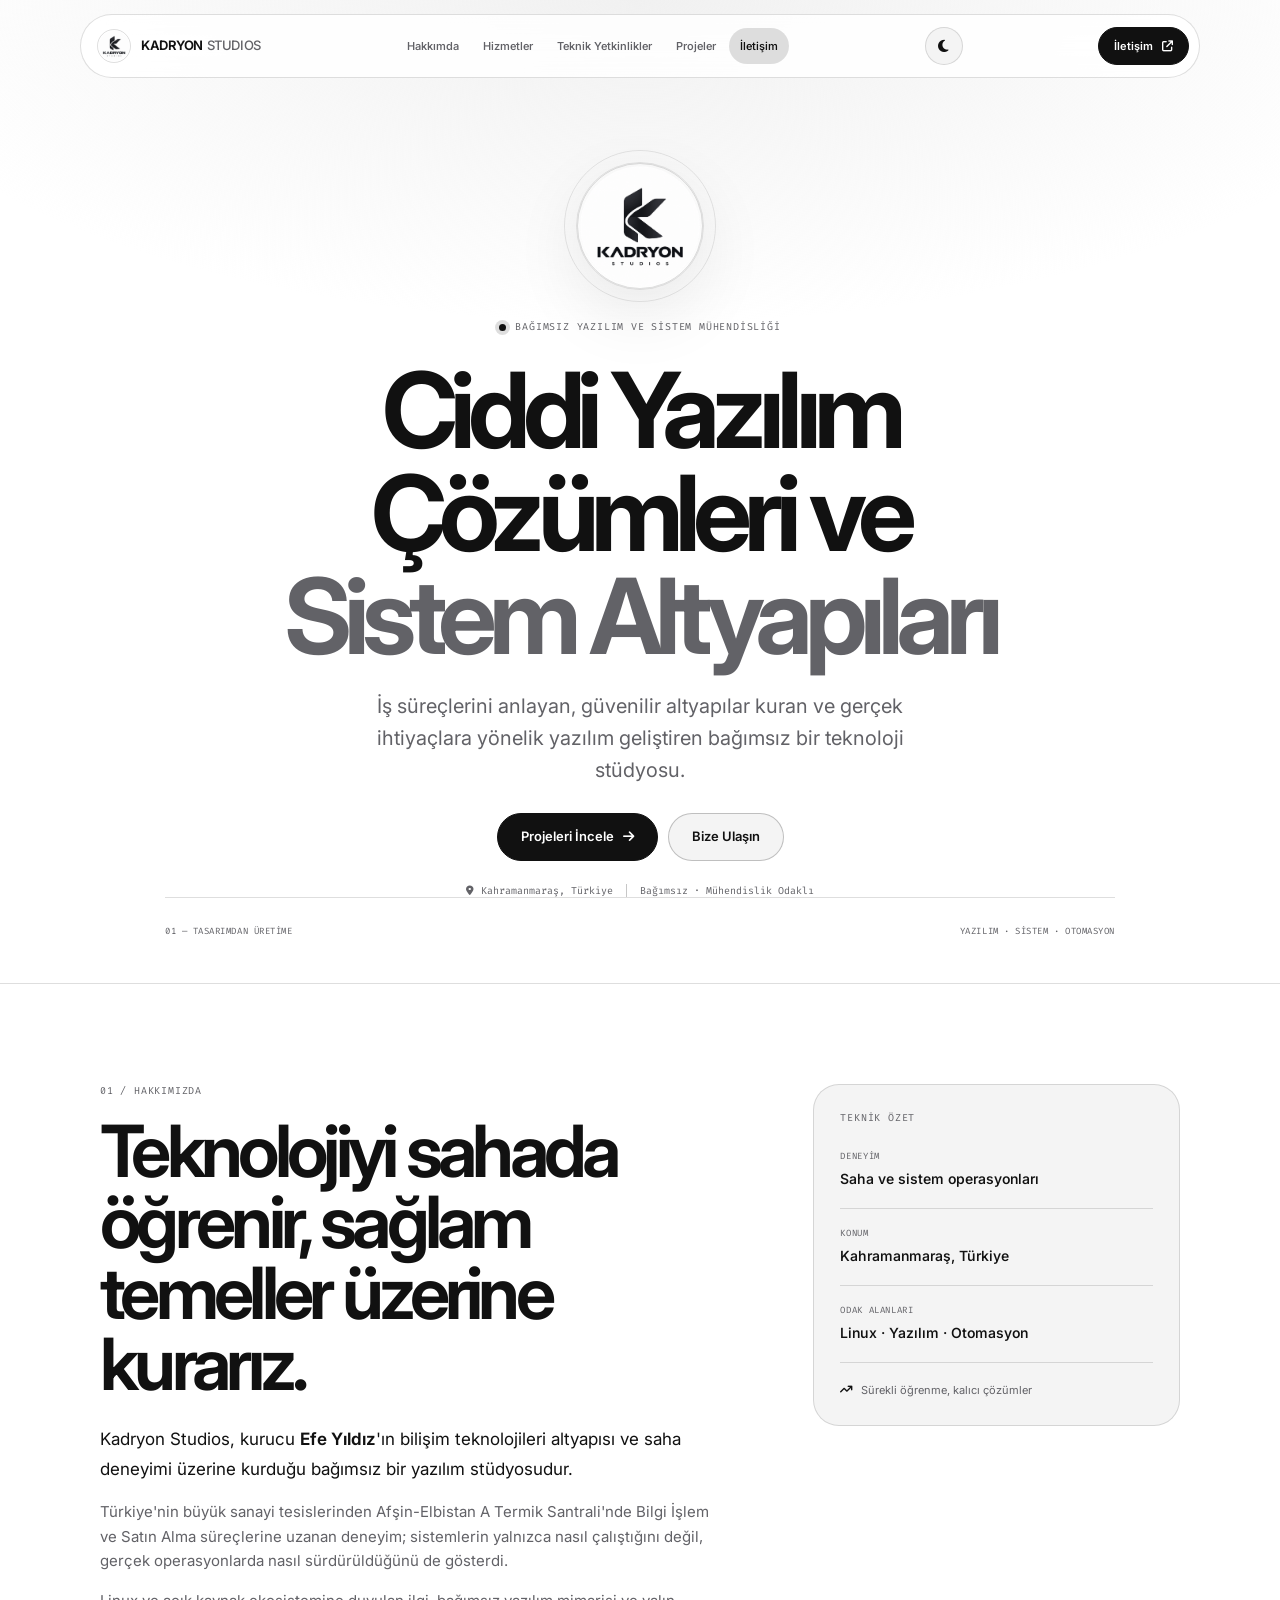
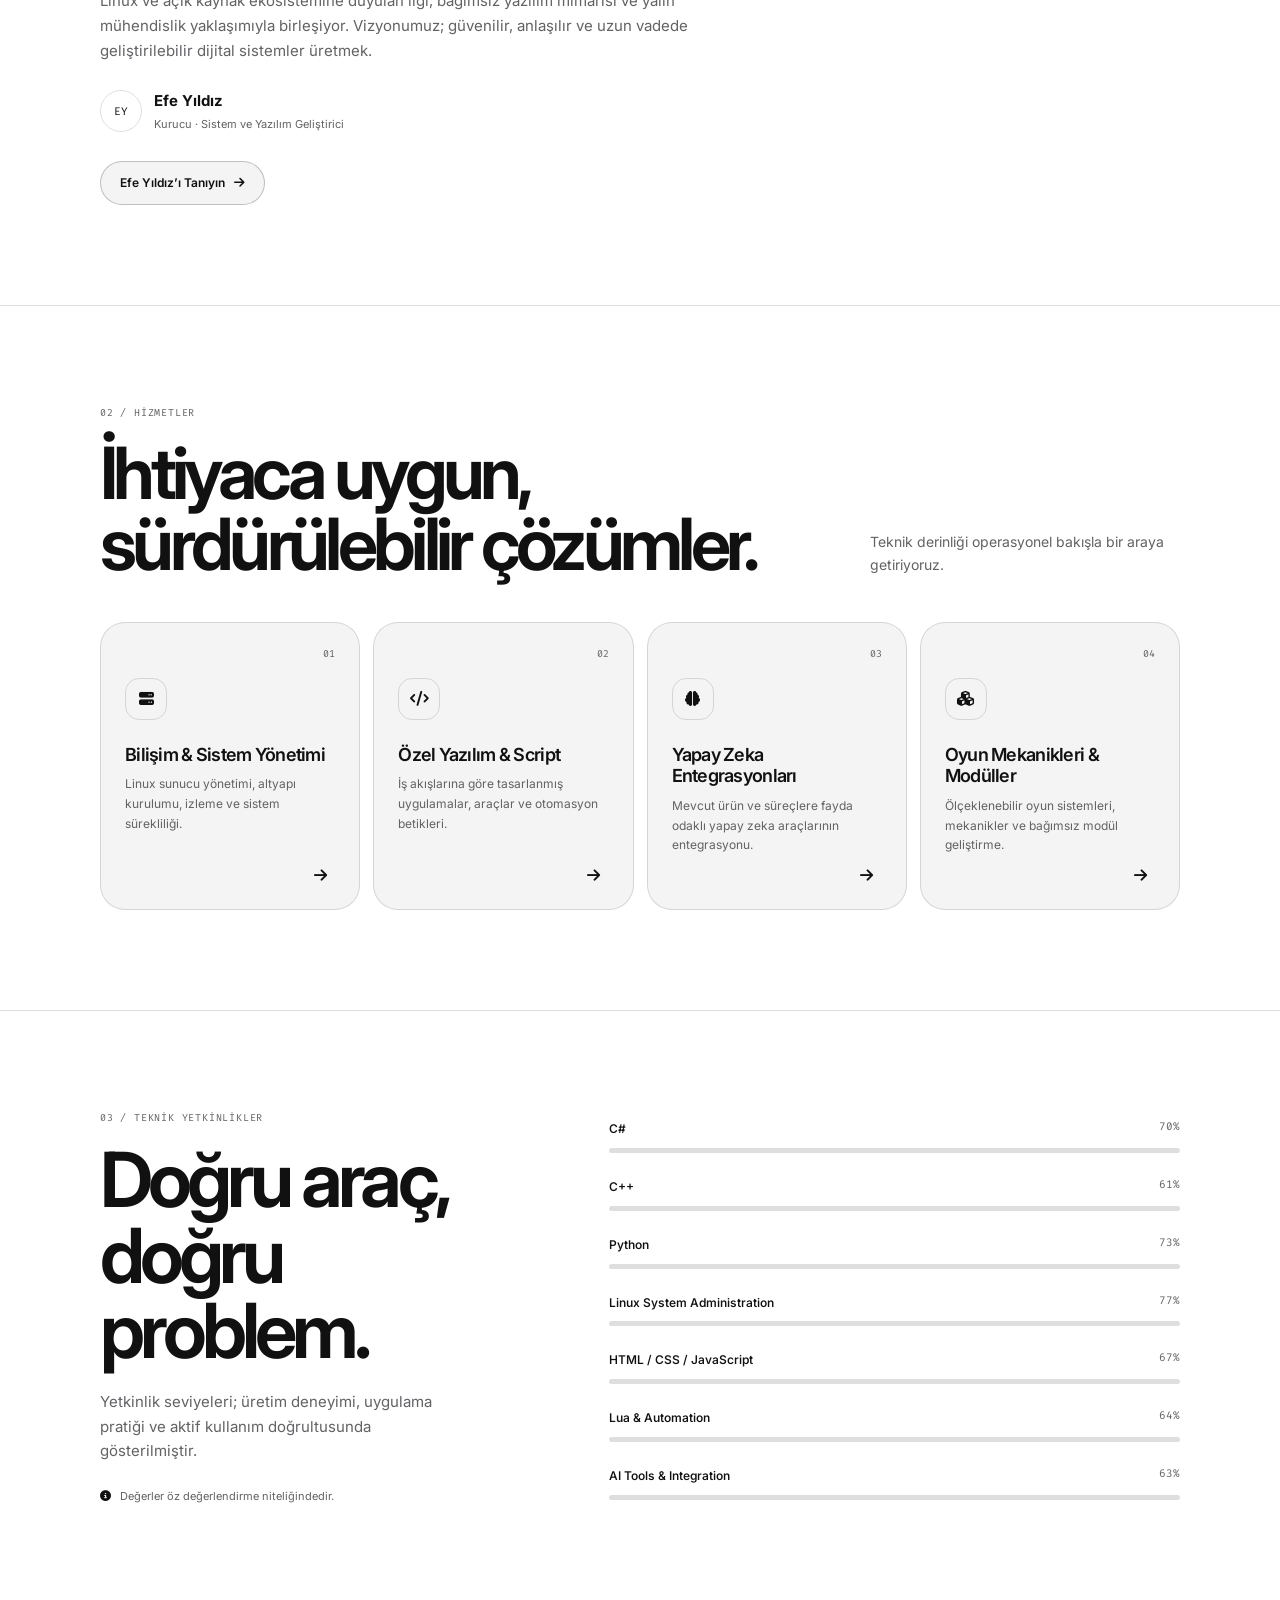
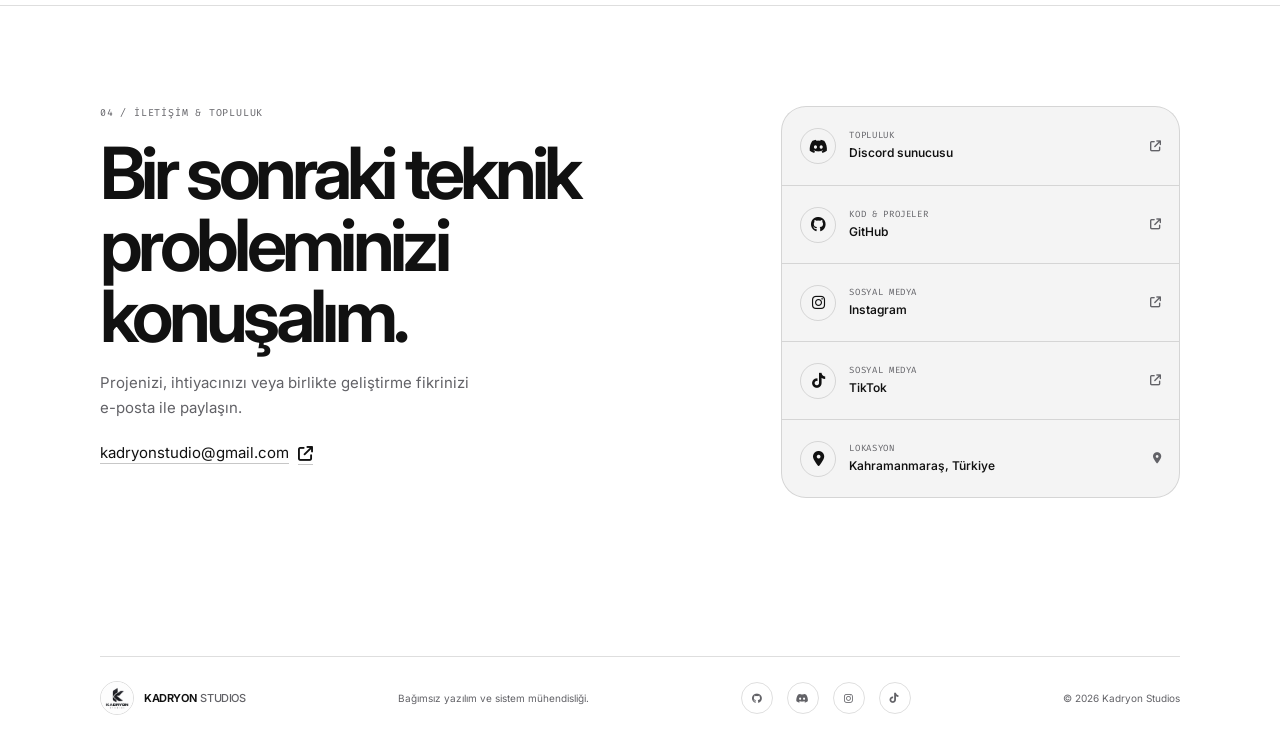
<file: index.html>
<!doctype html>
<html lang="tr">
<head>
  <meta charset="utf-8">
  <meta name="viewport" content="width=device-width, initial-scale=1">
  <meta name="theme-color" content="#000000">
  <meta name="description" content="Kadryon Studios; sistem yönetimi, özel yazılım geliştirme, otomasyon ve yapay zeka entegrasyonlarında mühendislik odaklı çözümler sunar.">
  <meta name="google-adsense-account" content="ca-pub-2639627449810843">
  <meta name="author" content="Kadryon Studios">
  <meta name="robots" content="index, follow, max-image-preview:large, max-snippet:-1, max-video-preview:-1">
  <title>Kadryon Studios — Yazılım ve Sistem Mühendisliği</title>
  <link rel="canonical" href="https://kadryon.com.tr/">
  <link rel="icon" type="image/png" href="logo_circle.png">
  <link rel="apple-touch-icon" href="logo_circle.png">
  <meta property="og:type" content="website">
  <meta property="og:site_name" content="Kadryon Studios">
  <meta property="og:locale" content="tr_TR">
  <meta property="og:url" content="https://kadryon.com.tr/">
  <meta property="og:title" content="Kadryon Studios — Yazılım ve Sistem Mühendisliği">
  <meta property="og:description" content="Sistem yönetimi, özel yazılım, otomasyon ve yapay zeka entegrasyonlarında mühendislik odaklı çözümler.">
  <meta property="og:image" content="https://kadryon.com.tr/logo.png">
  <meta property="og:image:alt" content="Kadryon Studios logosu">
  <meta name="twitter:card" content="summary_large_image">
  <meta name="twitter:title" content="Kadryon Studios — Yazılım ve Sistem Mühendisliği">
  <meta name="twitter:description" content="Sistem yönetimi, özel yazılım, otomasyon ve yapay zeka entegrasyonlarında mühendislik odaklı çözümler.">
  <meta name="twitter:image" content="https://kadryon.com.tr/logo.png">
  <script type="application/ld+json">
  {
    "@context": "https://schema.org",
    "@type": "Organization",
    "name": "Kadryon Studios",
    "url": "https://kadryon.com.tr/",
    "logo": "https://kadryon.com.tr/logo.png",
    "email": "kadryonstudio@gmail.com",
    "address": {
      "@type": "PostalAddress",
      "addressLocality": "Kahramanmaraş",
      "addressCountry": "TR"
    },
    "sameAs": ["https://github.com/kadryonstudios", "https://www.instagram.com/kadryon/", "https://www.tiktok.com/@kadryonstudio", "https://discord.gg/qzvZFR2Uh6"],
    "knowsAbout": ["Yazılım geliştirme", "Linux sistem yönetimi", "Otomasyon", "Yapay zeka entegrasyonu"]
  }
  </script>
  <script>try{document.documentElement.dataset.theme=window.matchMedia('(prefers-color-scheme: light)').matches?'light':'dark'}catch(e){document.documentElement.dataset.theme='dark'}</script>
  <link rel="preconnect" href="https://fonts.googleapis.com">
  <link rel="preconnect" href="https://fonts.gstatic.com" crossorigin>
  <link href="https://fonts.googleapis.com/css2?family=Fira+Code:wght@400;500&family=Inter:wght@400;500;600;700;800&display=swap" rel="stylesheet">
  <link rel="stylesheet" href="https://cdnjs.cloudflare.com/ajax/libs/font-awesome/6.5.2/css/all.min.css" referrerpolicy="no-referrer">
  <link rel="stylesheet" href="style.css">
  <script async src="https://fundingchoicesmessages.google.com/i/pub-2639627449810843?ers=1"></script>
  <script>(function() { function signalGooglefcPresent() { if (!window.frames['googlefcPresent']) { if (document.body) { const iframe = document.createElement('iframe'); iframe.style = 'width: 0; height: 0; border: none; z-index: -1000; left: -1000px; top: -1000px;'; iframe.style.display = 'none'; iframe.name = 'googlefcPresent'; document.body.appendChild(iframe); } else { setTimeout(signalGooglefcPresent, 0); } } } signalGooglefcPresent(); })();</script>
  <script async src="https://pagead2.googlesyndication.com/pagead/js/adsbygoogle.js?client=ca-pub-2639627449810843" crossorigin="anonymous"></script>
  <script src="script.js" defer></script>
</head>
<body>
  <div class="scroll-progress" aria-hidden="true"></div>
  <aside class="ad-slot ad-slot-top" aria-label="Reklam"><ins class="adsbygoogle" style="display:block" data-ad-client="ca-pub-2639627449810843" data-ad-slot="9061058131" data-ad-format="auto" data-full-width-responsive="true"></ins>
    <script>(adsbygoogle = window.adsbygoogle || []).push({});</script></aside>
  <a class="skip-link" href="#main">Ana içeriğe geç</a>
  <header class="site-header">
    <div class="container nav-wrap">
      <a class="brand" href="#top" aria-label="Kadryon Studios ana sayfa"><img class="brand-logo brand-logo-round" src="logo_circle.png" alt="" width="42" height="42"><span>KADRYON <b>STUDIOS</b></span></a>
      <button class="menu-toggle" type="button" aria-expanded="false" aria-controls="primary-nav" aria-label="Menüyü aç"><span></span><span></span></button>
      <nav id="primary-nav" class="primary-nav" aria-label="Ana navigasyon">
        <a href="#hakkimda">Hakkımda</a><a href="#hizmetler">Hizmetler</a><a href="#yetkinlikler">Teknik Yetkinlikler</a><a href="portfolio.html#projeler">Projeler</a><a href="#iletisim">İletişim</a>
      </nav>
      <button class="theme-toggle" type="button" aria-label="Açık temaya geç" title="Açık temaya geç"><i class="fa-solid fa-sun" aria-hidden="true"></i></button>
      <a class="button button-dark nav-cta" href="#iletisim">İletişim <i class="fa-solid fa-arrow-up-right-from-square" aria-hidden="true"></i></a>
    </div>
  </header>

  <main id="main">
    <section class="hero" id="top">
      <div class="container hero-grid">
        <div class="hero-copy">
          <p class="eyebrow"><span class="status-dot"></span> BAĞIMSIZ YAZILIM VE SİSTEM MÜHENDİSLİĞİ</p>
          <h1>Ciddi Yazılım Çözümleri ve <span>Sistem Altyapıları</span></h1>
          <p class="hero-lead">İş süreçlerini anlayan, güvenilir altyapılar kuran ve gerçek ihtiyaçlara yönelik yazılım geliştiren bağımsız bir teknoloji stüdyosu.</p>
          <div class="hero-actions"><a class="button button-dark" href="portfolio.html#projeler">Projeleri İncele <i class="fa-solid fa-arrow-right" aria-hidden="true"></i></a><a class="button button-outline" href="#iletisim">Bize Ulaşın</a></div>
          <div class="hero-meta"><span><i class="fa-solid fa-location-dot" aria-hidden="true"></i> Kahramanmaraş, Türkiye</span><span class="meta-divider"></span><span>Bağımsız · Mühendislik Odaklı</span></div>
        </div>
        <div class="hero-visual hero-logo-card" aria-label="Kadryon Studios marka sunumu">
          <div class="visual-top"><span>KADRYON STUDIOS / DIGITAL ENGINEERING</span><i class="fa-solid fa-arrow-up-right-from-square" aria-hidden="true"></i></div>
          <div class="hero-logo-stage"><span class="logo-orbit orbit-one"></span><span class="logo-orbit orbit-two"></span><img class="hero-logo" src="logo_circle.png" alt="Kadryon Studios" width="520" height="520"></div>
          <div class="visual-bottom"><span>YAZILIM · SİSTEM · OTOMASYON</span><span>KM / TR</span></div>
        </div>
      </div>
      <div class="container hero-foot"><span>01 — TASARIMDAN ÜRETİME</span><span>YAZILIM · SİSTEM · OTOMASYON</span></div>
    </section>

    <section class="section about" id="hakkimda">
      <div class="container about-layout">
        <div class="about-copy"><div class="section-heading"><p class="eyebrow">01 / HAKKIMIZDA</p><h2>Teknolojiyi sahada öğrenir, sağlam temeller üzerine kurarız.</h2></div>
          <div class="about-body"><p class="large-copy">Kadryon Studios, kurucu <strong>Efe Yıldız</strong>'ın bilişim teknolojileri altyapısı ve saha deneyimi üzerine kurduğu bağımsız bir yazılım stüdyosudur.</p><p>Türkiye'nin büyük sanayi tesislerinden Afşin-Elbistan A Termik Santrali'nde Bilgi İşlem ve Satın Alma süreçlerine uzanan deneyim; sistemlerin yalnızca nasıl çalıştığını değil, gerçek operasyonlarda nasıl sürdürüldüğünü de gösterdi.</p><p>Linux ve açık kaynak ekosistemine duyulan ilgi, bağımsız yazılım mimarisi ve yalın mühendislik yaklaşımıyla birleşiyor. Vizyonumuz; güvenilir, anlaşılır ve uzun vadede geliştirilebilir dijital sistemler üretmek.</p><div class="about-signature"><span class="signature-mark">EY</span><span><b>Efe Yıldız</b><small>Kurucu · Sistem ve Yazılım Geliştirici</small></span></div><a class="button button-outline about-profile-link" href="efe-yildiz.html">Efe Yıldız’ı Tanıyın <i class="fa-solid fa-arrow-right" aria-hidden="true"></i></a></div>
        </div>
        <aside class="about-summary" aria-label="Teknik özet"><p class="eyebrow">TEKNİK ÖZET</p><div class="summary-row"><span>DENEYİM</span><b>Saha ve sistem operasyonları</b></div><div class="summary-row"><span>KONUM</span><b>Kahramanmaraş, Türkiye</b></div><div class="summary-row"><span>ODAK ALANLARI</span><b>Linux · Yazılım · Otomasyon</b></div><div class="summary-foot"><i class="fa-solid fa-arrow-trend-up" aria-hidden="true"></i> Sürekli öğrenme, kalıcı çözümler</div></aside>
      </div>
    </section>

    <section class="section services" id="hizmetler">
      <div class="container"><div class="section-heading heading-row"><div><p class="eyebrow">02 / HİZMETLER</p><h2>İhtiyaca uygun, sürdürülebilir çözümler.</h2></div><p class="heading-note">Teknik derinliği operasyonel bakışla bir araya getiriyoruz.</p></div>
        <div class="service-grid">
          <article class="service-card"><span class="card-index">01</span><i class="fa-solid fa-server service-icon" aria-hidden="true"></i><h3>Bilişim &amp; Sistem Yönetimi</h3><p>Linux sunucu yönetimi, altyapı kurulumu, izleme ve sistem sürekliliği.</p><a href="#iletisim" aria-label="Bilişim ve sistem yönetimi hakkında iletişime geç"><i class="fa-solid fa-arrow-right" aria-hidden="true"></i></a></article>
          <article class="service-card"><span class="card-index">02</span><i class="fa-solid fa-code service-icon" aria-hidden="true"></i><h3>Özel Yazılım &amp; Script</h3><p>İş akışlarına göre tasarlanmış uygulamalar, araçlar ve otomasyon betikleri.</p><a href="#iletisim" aria-label="Özel yazılım hakkında iletişime geç"><i class="fa-solid fa-arrow-right" aria-hidden="true"></i></a></article>
          <article class="service-card"><span class="card-index">03</span><i class="fa-solid fa-brain service-icon" aria-hidden="true"></i><h3>Yapay Zeka Entegrasyonları</h3><p>Mevcut ürün ve süreçlere fayda odaklı yapay zeka araçlarının entegrasyonu.</p><a href="#iletisim" aria-label="Yapay zeka entegrasyonları hakkında iletişime geç"><i class="fa-solid fa-arrow-right" aria-hidden="true"></i></a></article>
          <article class="service-card"><span class="card-index">04</span><i class="fa-solid fa-cubes service-icon" aria-hidden="true"></i><h3>Oyun Mekanikleri &amp; Modüller</h3><p>Ölçeklenebilir oyun sistemleri, mekanikler ve bağımsız modül geliştirme.</p><a href="#iletisim" aria-label="Oyun mekaniği geliştirme hakkında iletişime geç"><i class="fa-solid fa-arrow-right" aria-hidden="true"></i></a></article>
        </div>
      </div>
    </section>

    <section class="section skills" id="yetkinlikler">
      <div class="container skills-layout"><div class="skills-intro"><p class="eyebrow">03 / TEKNİK YETKİNLİKLER</p><h2>Doğru araç,<br>doğru problem.</h2><p>Yetkinlik seviyeleri; üretim deneyimi, uygulama pratiği ve aktif kullanım doğrultusunda gösterilmiştir.</p><div class="skill-note"><i class="fa-solid fa-circle-info" aria-hidden="true"></i> Değerler öz değerlendirme niteliğindedir.</div></div>
        <div class="skill-list" aria-label="Teknik yetkinlik seviyeleri">
          <div class="skill-item"><div><span>C#</span><span>78%</span></div><div class="progress"><span style="--level:78%"></span></div></div>
          <div class="skill-item"><div><span>C++</span><span>68%</span></div><div class="progress"><span style="--level:68%"></span></div></div>
          <div class="skill-item"><div><span>Python</span><span>82%</span></div><div class="progress"><span style="--level:82%"></span></div></div>
          <div class="skill-item"><div><span>Linux System Administration</span><span>86%</span></div><div class="progress"><span style="--level:86%"></span></div></div>
          <div class="skill-item"><div><span>HTML / CSS / JavaScript</span><span>75%</span></div><div class="progress"><span style="--level:75%"></span></div></div>
          <div class="skill-item"><div><span>Lua &amp; Automation</span><span>72%</span></div><div class="progress"><span style="--level:72%"></span></div></div>
          <div class="skill-item"><div><span>AI Tools &amp; Integration</span><span>70%</span></div><div class="progress"><span style="--level:70%"></span></div></div>
        </div>
      </div>
    </section>

    <section class="section contact" id="iletisim">
      <div class="container contact-layout"><div class="contact-copy"><p class="eyebrow">04 / İLETİŞİM &amp; TOPLULUK</p><h2>Bir sonraki teknik probleminizi konuşalım.</h2><p>Projenizi, ihtiyacınızı veya birlikte geliştirme fikrinizi e-posta ile paylaşın.</p><a class="email-link" href="mailto:kadryonstudio@gmail.com">kadryonstudio@gmail.com <i class="fa-solid fa-arrow-up-right-from-square" aria-hidden="true"></i></a></div>
        <div class="contact-details"><a class="contact-row" href="https://discord.gg/qzvZFR2Uh6" target="_blank" rel="noopener noreferrer"><span class="contact-icon"><i class="fa-brands fa-discord" aria-hidden="true"></i></span><span><small>TOPLULUK</small><b>Discord sunucusu</b></span><i class="fa-solid fa-arrow-up-right-from-square row-arrow" aria-hidden="true"></i></a><a class="contact-row" href="https://github.com/kadryonstudios" target="_blank" rel="noopener noreferrer"><span class="contact-icon"><i class="fa-brands fa-github" aria-hidden="true"></i></span><span><small>KOD &amp; PROJELER</small><b>GitHub</b></span><i class="fa-solid fa-arrow-up-right-from-square row-arrow" aria-hidden="true"></i></a><a class="contact-row" href="https://www.instagram.com/kadryon/" target="_blank" rel="noopener noreferrer"><span class="contact-icon"><i class="fa-brands fa-instagram" aria-hidden="true"></i></span><span><small>SOSYAL MEDYA</small><b>Instagram</b></span><i class="fa-solid fa-arrow-up-right-from-square row-arrow" aria-hidden="true"></i></a><a class="contact-row" href="https://www.tiktok.com/@kadryonstudio" target="_blank" rel="noopener noreferrer"><span class="contact-icon"><i class="fa-brands fa-tiktok" aria-hidden="true"></i></span><span><small>SOSYAL MEDYA</small><b>TikTok</b></span><i class="fa-solid fa-arrow-up-right-from-square row-arrow" aria-hidden="true"></i></a><div class="contact-row"><span class="contact-icon"><i class="fa-solid fa-location-dot" aria-hidden="true"></i></span><span><small>LOKASYON</small><b>Kahramanmaraş, Türkiye</b></span><i class="fa-solid fa-location-dot row-arrow" aria-hidden="true"></i></div></div>
      </div>
    </section>
  </main>
  <aside class="ad-slot ad-slot-bottom" aria-label="Reklam"><ins class="adsbygoogle" style="display:block" data-ad-client="ca-pub-2639627449810843" data-ad-slot="9061058131" data-ad-format="auto" data-full-width-responsive="true"></ins>
    <script>(adsbygoogle = window.adsbygoogle || []).push({});</script></aside>
  <footer class="site-footer"><div class="container footer-inner"><a class="brand footer-brand" href="#top" aria-label="Kadryon Studios ana sayfa"><img class="brand-logo brand-logo-square" src="logo.png" alt="" width="54" height="54"><span>KADRYON <b>STUDIOS</b></span></a><span>Bağımsız yazılım ve sistem mühendisliği.</span><nav class="footer-socials" aria-label="Sosyal medya"><a href="https://github.com/kadryonstudios" target="_blank" rel="noopener noreferrer" aria-label="GitHub"><i class="fa-brands fa-github" aria-hidden="true"></i></a><a href="https://discord.gg/qzvZFR2Uh6" target="_blank" rel="noopener noreferrer" aria-label="Discord"><i class="fa-brands fa-discord" aria-hidden="true"></i></a><a href="https://www.instagram.com/kadryon/" target="_blank" rel="noopener noreferrer" aria-label="Instagram"><i class="fa-brands fa-instagram" aria-hidden="true"></i></a><a href="https://www.tiktok.com/@kadryonstudio" target="_blank" rel="noopener noreferrer" aria-label="TikTok"><i class="fa-brands fa-tiktok" aria-hidden="true"></i></a></nav><span>© <span id="year">2026</span> Kadryon Studios</span></div></footer>
  <aside class="ad-slot ad-slot-left" aria-label="Reklam"><ins class="adsbygoogle" style="display:block" data-ad-client="ca-pub-2639627449810843" data-ad-slot="6071224870" data-ad-format="auto" data-full-width-responsive="true"></ins>
    <script>(adsbygoogle = window.adsbygoogle || []).push({});</script></aside>
  <aside class="ad-slot ad-slot-right" aria-label="Reklam"><ins class="adsbygoogle" style="display:block" data-ad-client="ca-pub-2639627449810843" data-ad-slot="6071224870" data-ad-format="auto" data-full-width-responsive="true"></ins>
    <script>(adsbygoogle = window.adsbygoogle || []).push({});</script></aside>
</body>
</html>
</file>
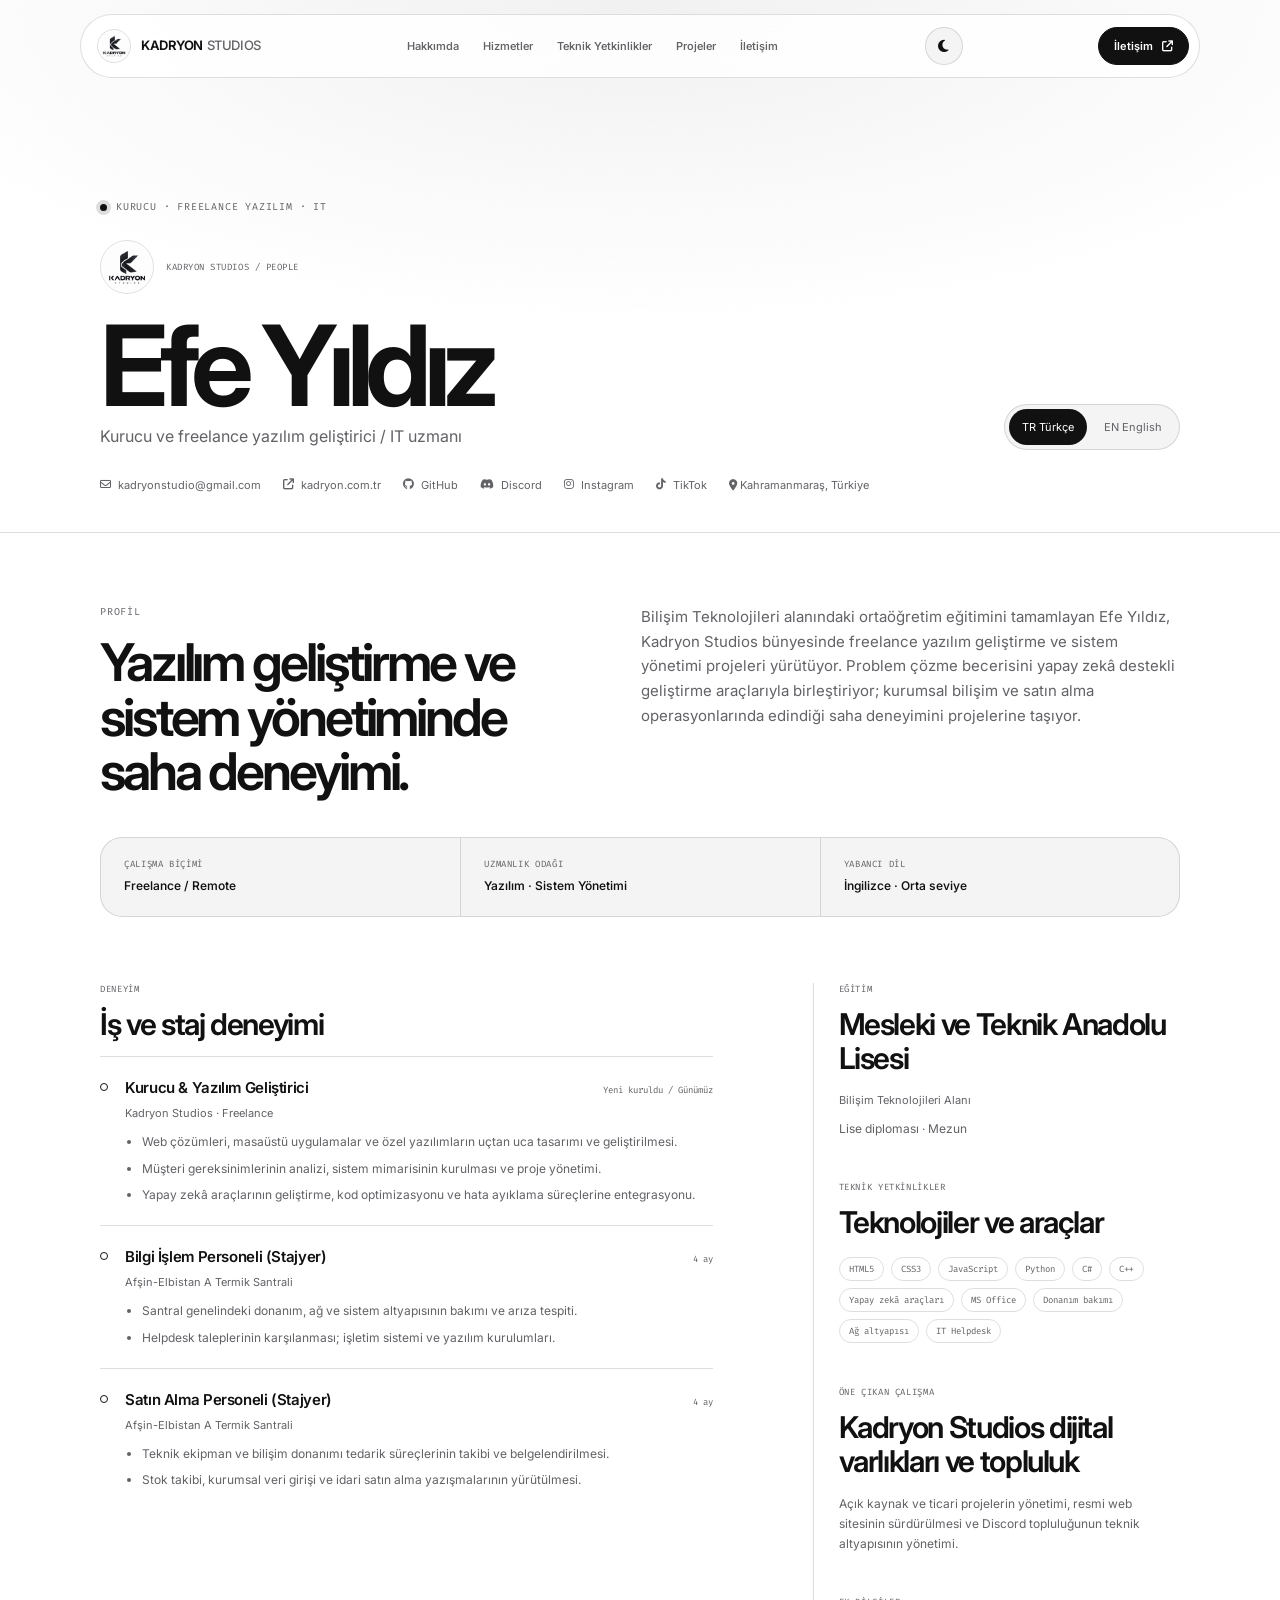
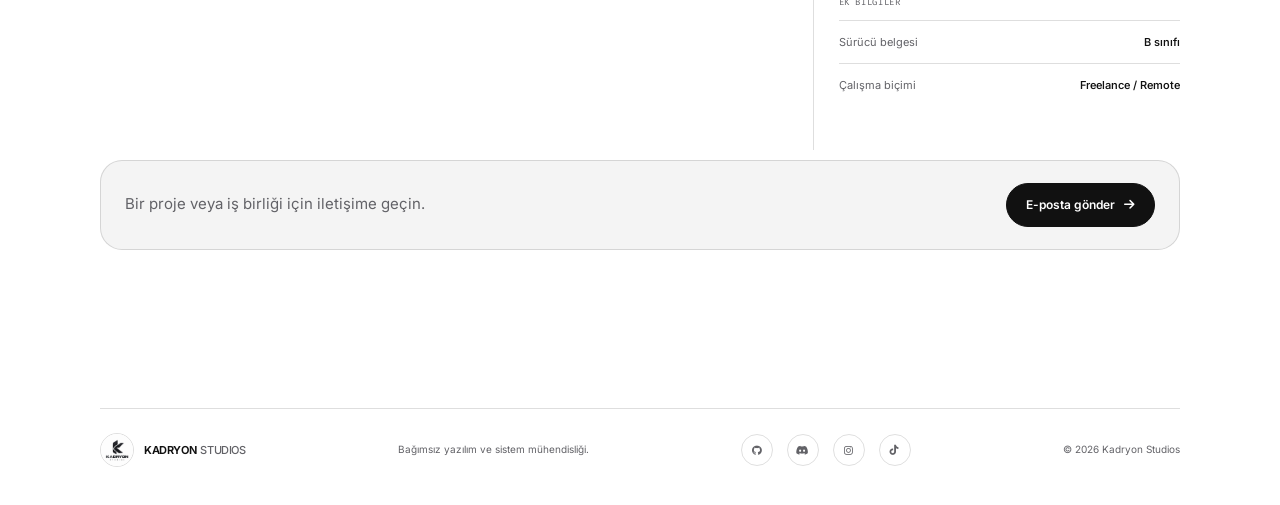
<file: efe-yildiz.html>
<!doctype html>
<html lang="tr">
<head>
  <meta charset="utf-8">
  <meta name="viewport" content="width=device-width, initial-scale=1">
  <meta name="theme-color" content="#000000">
  <meta name="description" content="Efe Yıldız; Kadryon Studios kurucusu, freelance yazılım geliştirici ve IT uzmanı. Türkçe ve İngilizce profil, deneyim ve teknik yetkinlikler.">
  <meta name="google-adsense-account" content="ca-pub-2639627449810843">
  <meta name="author" content="Kadryon Studios">
  <meta name="robots" content="index, follow, max-image-preview:large, max-snippet:-1, max-video-preview:-1">
  <title>Efe Yıldız — Kadryon Studios</title>
  <link rel="canonical" href="https://kadryon.com.tr/efe-yildiz.html">
  <link rel="icon" type="image/png" href="logo.png">
  <link rel="apple-touch-icon" href="logo_circle.png">
  <meta property="og:type" content="profile">
  <meta property="og:site_name" content="Kadryon Studios">
  <meta property="og:locale" content="tr_TR">
  <meta property="og:url" content="https://kadryon.com.tr/efe-yildiz.html">
  <meta property="og:title" content="Efe Yıldız — Kadryon Studios">
  <meta property="og:description" content="Kadryon Studios kurucusu Efe Yıldız'ın yazılım, sistem yönetimi ve saha deneyimi profili. Türkçe ve İngilizce.">
  <meta property="og:image" content="https://kadryon.com.tr/logo.png">
  <meta property="og:image:alt" content="Kadryon Studios logosu">
  <meta name="twitter:card" content="summary_large_image">
  <meta name="twitter:title" content="Efe Yıldız — Kadryon Studios">
  <meta name="twitter:description" content="Yazılım, sistem yönetimi ve saha deneyimi. Türkçe ve İngilizce profil.">
  <meta name="twitter:image" content="https://kadryon.com.tr/logo.png">
  <script type="application/ld+json">
  {
    "@context": "https://schema.org",
    "@type": "Person",
    "name": "Efe Yıldız",
    "url": "https://kadryon.com.tr/efe-yildiz.html",
    "jobTitle": "Yazılım Geliştirici ve IT Uzmanı",
    "worksFor": {
      "@type": "Organization",
      "name": "Kadryon Studios",
      "url": "https://kadryon.com.tr/"
    },
    "email": "kadryonstudio@gmail.com",
    "address": {
      "@type": "PostalAddress",
      "addressLocality": "Kahramanmaraş",
      "addressCountry": "TR"
    },
    "sameAs": ["https://github.com/kadryonstudios", "https://www.instagram.com/kadryon/", "https://www.tiktok.com/@kadryonstudio", "https://discord.gg/qzvZFR2Uh6"]
  }
  </script>
  <script>try{document.documentElement.dataset.theme=window.matchMedia('(prefers-color-scheme: light)').matches?'light':'dark'}catch(e){document.documentElement.dataset.theme='dark'}</script>
  <link rel="preconnect" href="https://fonts.googleapis.com">
  <link rel="preconnect" href="https://fonts.gstatic.com" crossorigin>
  <link href="https://fonts.googleapis.com/css2?family=Fira+Code:wght@400;500&family=Inter:wght@400;500;600;700;800&display=swap" rel="stylesheet">
  <link rel="stylesheet" href="https://cdnjs.cloudflare.com/ajax/libs/font-awesome/6.5.2/css/all.min.css" referrerpolicy="no-referrer">
  <link rel="stylesheet" href="style.css">
  <script async src="https://fundingchoicesmessages.google.com/i/pub-2639627449810843?ers=1"></script>
  <script>(function() { function signalGooglefcPresent() { if (!window.frames['googlefcPresent']) { if (document.body) { const iframe = document.createElement('iframe'); iframe.style = 'width: 0; height: 0; border: none; z-index: -1000; left: -1000px; top: -1000px;'; iframe.style.display = 'none'; iframe.name = 'googlefcPresent'; document.body.appendChild(iframe); } else { setTimeout(signalGooglefcPresent, 0); } } } signalGooglefcPresent(); })();</script>
  <script async src="https://pagead2.googlesyndication.com/pagead/js/adsbygoogle.js?client=ca-pub-2639627449810843" crossorigin="anonymous"></script>
  <script src="script.js" defer></script>
</head>
<body>
  <div class="scroll-progress" aria-hidden="true"></div>
  <aside class="ad-slot ad-slot-top" aria-label="Reklam"><ins class="adsbygoogle" style="display:block" data-ad-client="ca-pub-2639627449810843" data-ad-slot="9061058131" data-ad-format="auto" data-full-width-responsive="true"></ins>
    <script>(adsbygoogle = window.adsbygoogle || []).push({});</script></aside>
  <a class="skip-link" href="#main">Ana içeriğe geç</a>
  <header class="site-header">
    <div class="container nav-wrap">
      <a class="brand" href="index.html#top" aria-label="Kadryon Studios ana sayfa"><img class="brand-logo brand-logo-round" src="logo_circle.png" alt="" width="42" height="42"><span>KADRYON <b>STUDIOS</b></span></a>
      <button class="menu-toggle" type="button" aria-expanded="false" aria-controls="primary-nav" aria-label="Menüyü aç"><span></span><span></span></button>
      <nav id="primary-nav" class="primary-nav" aria-label="Ana navigasyon">
        <a href="index.html#hakkimda">Hakkımda</a><a href="index.html#hizmetler">Hizmetler</a><a href="index.html#yetkinlikler">Teknik Yetkinlikler</a><a href="portfolio.html#projeler">Projeler</a><a href="index.html#iletisim">İletişim</a>
      </nav>
      <button class="theme-toggle" type="button" aria-label="Açık temaya geç" title="Açık temaya geç"><i class="fa-solid fa-sun" aria-hidden="true"></i></button>
      <a class="button button-dark nav-cta" href="index.html#iletisim">İletişim <i class="fa-solid fa-arrow-up-right-from-square" aria-hidden="true"></i></a>
    </div>
  </header>
  <main id="main" class="profile-page">
    <section class="profile-hero" id="top">
      <div class="container">
        <p class="eyebrow"><span class="status-dot"></span><span data-tr="KURUCU · FREELANCE YAZILIM · IT" data-en="FOUNDER · FREELANCE SOFTWARE · IT">KURUCU · FREELANCE YAZILIM · IT</span></p>
        <div class="profile-hero-row">
          <div class="profile-heading"><div class="profile-identity"><img src="logo_circle.png" alt="Kadryon Studios" width="76" height="76"><span>KADRYON STUDIOS / PEOPLE</span></div><h1>Efe Yıldız</h1><p class="profile-role" data-tr="Kurucu ve freelance yazılım geliştirici / IT uzmanı" data-en="Founder and freelance software developer / IT specialist">Kurucu ve freelance yazılım geliştirici / IT uzmanı</p></div>
          <div class="language-switch" role="group" aria-label="Sayfa dili"><button type="button" class="language-button is-active" data-language="tr" aria-pressed="true">TR <span>Türkçe</span></button><button type="button" class="language-button" data-language="en" aria-pressed="false">EN <span>English</span></button></div>
        </div>
        <div class="profile-links"><a href="mailto:kadryonstudio@gmail.com"><i class="fa-regular fa-envelope" aria-hidden="true"></i> kadryonstudio@gmail.com</a><a href="https://kadryon.com.tr" target="_blank" rel="noopener noreferrer"><i class="fa-solid fa-arrow-up-right-from-square" aria-hidden="true"></i> kadryon.com.tr</a><a href="https://github.com/kadryonstudios" target="_blank" rel="noopener noreferrer"><i class="fa-brands fa-github" aria-hidden="true"></i> GitHub</a><a href="https://discord.gg/qzvZFR2Uh6" target="_blank" rel="noopener noreferrer"><i class="fa-brands fa-discord" aria-hidden="true"></i> Discord</a><a href="https://www.instagram.com/kadryon/" target="_blank" rel="noopener noreferrer"><i class="fa-brands fa-instagram" aria-hidden="true"></i> Instagram</a><a href="https://www.tiktok.com/@kadryonstudio" target="_blank" rel="noopener noreferrer"><i class="fa-brands fa-tiktok" aria-hidden="true"></i> TikTok</a><span><i class="fa-solid fa-location-dot" aria-hidden="true"></i> Kahramanmaraş, Türkiye</span></div>
      </div>
    </section>

    <section class="section profile-content" id="profile-content">
      <div class="container">
        <div class="language-panel" data-language-panel="tr" lang="tr">
          <div class="profile-overview"><div><p class="eyebrow">PROFİL</p><h2>Yazılım geliştirme ve sistem yönetiminde saha deneyimi.</h2></div><p class="profile-bio">Bilişim Teknolojileri alanındaki ortaöğretim eğitimini tamamlayan Efe Yıldız, Kadryon Studios bünyesinde freelance yazılım geliştirme ve sistem yönetimi projeleri yürütüyor. Problem çözme becerisini yapay zekâ destekli geliştirme araçlarıyla birleştiriyor; kurumsal bilişim ve satın alma operasyonlarında edindiği saha deneyimini projelerine taşıyor.</p></div>
          <div class="profile-facts"><article><span>ÇALIŞMA BİÇİMİ</span><b>Freelance / Remote</b></article><article><span>UZMANLIK ODAĞI</span><b>Yazılım · Sistem Yönetimi</b></article><article><span>YABANCI DİL</span><b>İngilizce · Orta seviye</b></article></div>
          <div class="profile-columns">
            <section class="profile-block" id="deneyim-tr"><p class="eyebrow">DENEYİM</p><h2>İş ve staj deneyimi</h2>
              <article class="timeline-entry"><span class="timeline-marker"></span><div><div class="timeline-title"><h3>Kurucu &amp; Yazılım Geliştirici</h3><span>Yeni kuruldu / Günümüz</span></div><p class="timeline-place">Kadryon Studios · Freelance</p><ul><li>Web çözümleri, masaüstü uygulamalar ve özel yazılımların uçtan uca tasarımı ve geliştirilmesi.</li><li>Müşteri gereksinimlerinin analizi, sistem mimarisinin kurulması ve proje yönetimi.</li><li>Yapay zekâ araçlarının geliştirme, kod optimizasyonu ve hata ayıklama süreçlerine entegrasyonu.</li></ul></div></article>
              <article class="timeline-entry"><span class="timeline-marker"></span><div><div class="timeline-title"><h3>Bilgi İşlem Personeli (Stajyer)</h3><span>4 ay</span></div><p class="timeline-place">Afşin-Elbistan A Termik Santrali</p><ul><li>Santral genelindeki donanım, ağ ve sistem altyapısının bakımı ve arıza tespiti.</li><li>Helpdesk taleplerinin karşılanması; işletim sistemi ve yazılım kurulumları.</li></ul></div></article>
              <article class="timeline-entry"><span class="timeline-marker"></span><div><div class="timeline-title"><h3>Satın Alma Personeli (Stajyer)</h3><span>4 ay</span></div><p class="timeline-place">Afşin-Elbistan A Termik Santrali</p><ul><li>Teknik ekipman ve bilişim donanımı tedarik süreçlerinin takibi ve belgelendirilmesi.</li><li>Stok takibi, kurumsal veri girişi ve idari satın alma yazışmalarının yürütülmesi.</li></ul></div></article>
            </section>
            <aside class="profile-side">
              <section class="profile-block"><p class="eyebrow">EĞİTİM</p><h2>Mesleki ve Teknik Anadolu Lisesi</h2><p class="timeline-place">Bilişim Teknolojileri Alanı</p><p class="profile-muted">Lise diploması · Mezun</p></section>
              <section class="profile-block"><p class="eyebrow">TEKNİK YETKİNLİKLER</p><h2>Teknolojiler ve araçlar</h2><div class="profile-tags"><span>HTML5</span><span>CSS3</span><span>JavaScript</span><span>Python</span><span>C#</span><span>C++</span><span>Yapay zekâ araçları</span><span>MS Office</span><span>Donanım bakımı</span><span>Ağ altyapısı</span><span>IT Helpdesk</span></div></section>
              <section class="profile-block"><p class="eyebrow">ÖNE ÇIKAN ÇALIŞMA</p><h2>Kadryon Studios dijital varlıkları ve topluluk</h2><p class="profile-muted">Açık kaynak ve ticari projelerin yönetimi, resmi web sitesinin sürdürülmesi ve Discord topluluğunun teknik altyapısının yönetimi.</p></section>
              <section class="profile-block"><p class="eyebrow">EK BİLGİLER</p><div class="profile-detail"><span>Sürücü belgesi</span><b>B sınıfı</b></div><div class="profile-detail"><span>Çalışma biçimi</span><b>Freelance / Remote</b></div></section>
            </aside>
          </div>
        </div>

        <div class="language-panel" data-language-panel="en" lang="en" hidden>
          <div class="profile-overview"><div><p class="eyebrow">PROFILE</p><h2>Hands-on experience across software development and systems administration.</h2></div><p class="profile-bio">After completing vocational high school studies in Information Technology, Efe Yıldız began working on freelance software development and systems administration projects through Kadryon Studios. He combines problem-solving with AI-assisted development tools and brings practical experience from enterprise IT and procurement operations into his work.</p></div>
          <div class="profile-facts"><article><span>WORK MODE</span><b>Freelance / Remote</b></article><article><span>CORE FOCUS</span><b>Software · Systems</b></article><article><span>LANGUAGE</span><b>English · Intermediate</b></article></div>
          <div class="profile-columns">
            <section class="profile-block" id="experience-en"><p class="eyebrow">EXPERIENCE</p><h2>Work and internship experience</h2>
              <article class="timeline-entry"><span class="timeline-marker"></span><div><div class="timeline-title"><h3>Founder &amp; Software Developer</h3><span>Recently founded / Present</span></div><p class="timeline-place">Kadryon Studios · Freelance</p><ul><li>End-to-end design and development of web solutions, desktop applications, and custom software.</li><li>Client requirements analysis, system architecture design, and project management.</li><li>Integration of AI tools into development, code optimization, and debugging workflows.</li></ul></div></article>
              <article class="timeline-entry"><span class="timeline-marker"></span><div><div class="timeline-title"><h3>IT Support Specialist (Intern)</h3><span>4 months</span></div><p class="timeline-place">Afşin-Elbistan A Thermal Power Plant, Türkiye</p><ul><li>Maintenance and troubleshooting of plant-wide hardware, network infrastructure, and systems.</li><li>Helpdesk support, operating system installations, and software configuration.</li></ul></div></article>
              <article class="timeline-entry"><span class="timeline-marker"></span><div><div class="timeline-title"><h3>Procurement Specialist (Intern)</h3><span>4 months</span></div><p class="timeline-place">Afşin-Elbistan A Thermal Power Plant, Türkiye</p><ul><li>Tracking and documenting procurement of technical equipment and IT hardware.</li><li>Inventory control, enterprise data entry, and administrative purchasing correspondence.</li></ul></div></article>
            </section>
            <aside class="profile-side">
              <section class="profile-block"><p class="eyebrow">EDUCATION</p><h2>Vocational &amp; Technical High School</h2><p class="timeline-place">Information Technology</p><p class="profile-muted">High school diploma · Graduated</p></section>
              <section class="profile-block"><p class="eyebrow">TECHNICAL SKILLS</p><h2>Technologies and tools</h2><div class="profile-tags"><span>HTML5</span><span>CSS3</span><span>JavaScript</span><span>Python</span><span>C#</span><span>C++</span><span>AI developer tools</span><span>MS Office</span><span>Hardware maintenance</span><span>Networking</span><span>IT Helpdesk</span></div></section>
              <section class="profile-block"><p class="eyebrow">FEATURED WORK</p><h2>Kadryon Studios digital platform and community</h2><p class="profile-muted">Managing open-source and commercial projects, maintaining the official website, and supporting the technical infrastructure of the Discord community.</p></section>
              <section class="profile-block"><p class="eyebrow">ADDITIONAL INFORMATION</p><div class="profile-detail"><span>Driving licence</span><b>Class B</b></div><div class="profile-detail"><span>Work mode</span><b>Freelance / Remote</b></div><div class="profile-detail"><span>Languages</span><b>Turkish · Native<br>English · Intermediate</b></div></section>
            </aside>
          </div>
        </div>
        <div class="profile-contact"><p data-tr="Bir proje veya iş birliği için iletişime geçin." data-en="Get in touch about a project or collaboration.">Bir proje veya iş birliği için iletişime geçin.</p><a class="button button-dark" href="mailto:kadryonstudio@gmail.com"><span data-tr="E-posta gönder" data-en="Send an email">E-posta gönder</span> <i class="fa-solid fa-arrow-right" aria-hidden="true"></i></a></div>
      </div>
    </section>
  </main>
  <aside class="ad-slot ad-slot-bottom" aria-label="Reklam"><ins class="adsbygoogle" style="display:block" data-ad-client="ca-pub-2639627449810843" data-ad-slot="9061058131" data-ad-format="auto" data-full-width-responsive="true"></ins>
    <script>(adsbygoogle = window.adsbygoogle || []).push({});</script></aside>
  <footer class="site-footer"><div class="container footer-inner"><a class="brand footer-brand" href="index.html#top" aria-label="Kadryon Studios ana sayfa"><img class="brand-logo brand-logo-square" src="logo.png" alt="" width="54" height="54"><span>KADRYON <b>STUDIOS</b></span></a><span>Bağımsız yazılım ve sistem mühendisliği.</span><nav class="footer-socials" aria-label="Sosyal medya"><a href="https://github.com/kadryonstudios" target="_blank" rel="noopener noreferrer" aria-label="GitHub"><i class="fa-brands fa-github" aria-hidden="true"></i></a><a href="https://discord.gg/qzvZFR2Uh6" target="_blank" rel="noopener noreferrer" aria-label="Discord"><i class="fa-brands fa-discord" aria-hidden="true"></i></a><a href="https://www.instagram.com/kadryon/" target="_blank" rel="noopener noreferrer" aria-label="Instagram"><i class="fa-brands fa-instagram" aria-hidden="true"></i></a><a href="https://www.tiktok.com/@kadryonstudio" target="_blank" rel="noopener noreferrer" aria-label="TikTok"><i class="fa-brands fa-tiktok" aria-hidden="true"></i></a></nav><span>© <span id="year">2026</span> Kadryon Studios</span></div></footer>
  <aside class="ad-slot ad-slot-left" aria-label="Reklam"><ins class="adsbygoogle" style="display:block" data-ad-client="ca-pub-2639627449810843" data-ad-slot="6071224870" data-ad-format="auto" data-full-width-responsive="true"></ins>
    <script>(adsbygoogle = window.adsbygoogle || []).push({});</script></aside>
  <aside class="ad-slot ad-slot-right" aria-label="Reklam"><ins class="adsbygoogle" style="display:block" data-ad-client="ca-pub-2639627449810843" data-ad-slot="6071224870" data-ad-format="auto" data-full-width-responsive="true"></ins>
    <script>(adsbygoogle = window.adsbygoogle || []).push({});</script></aside>
</body>
</html>
</file>
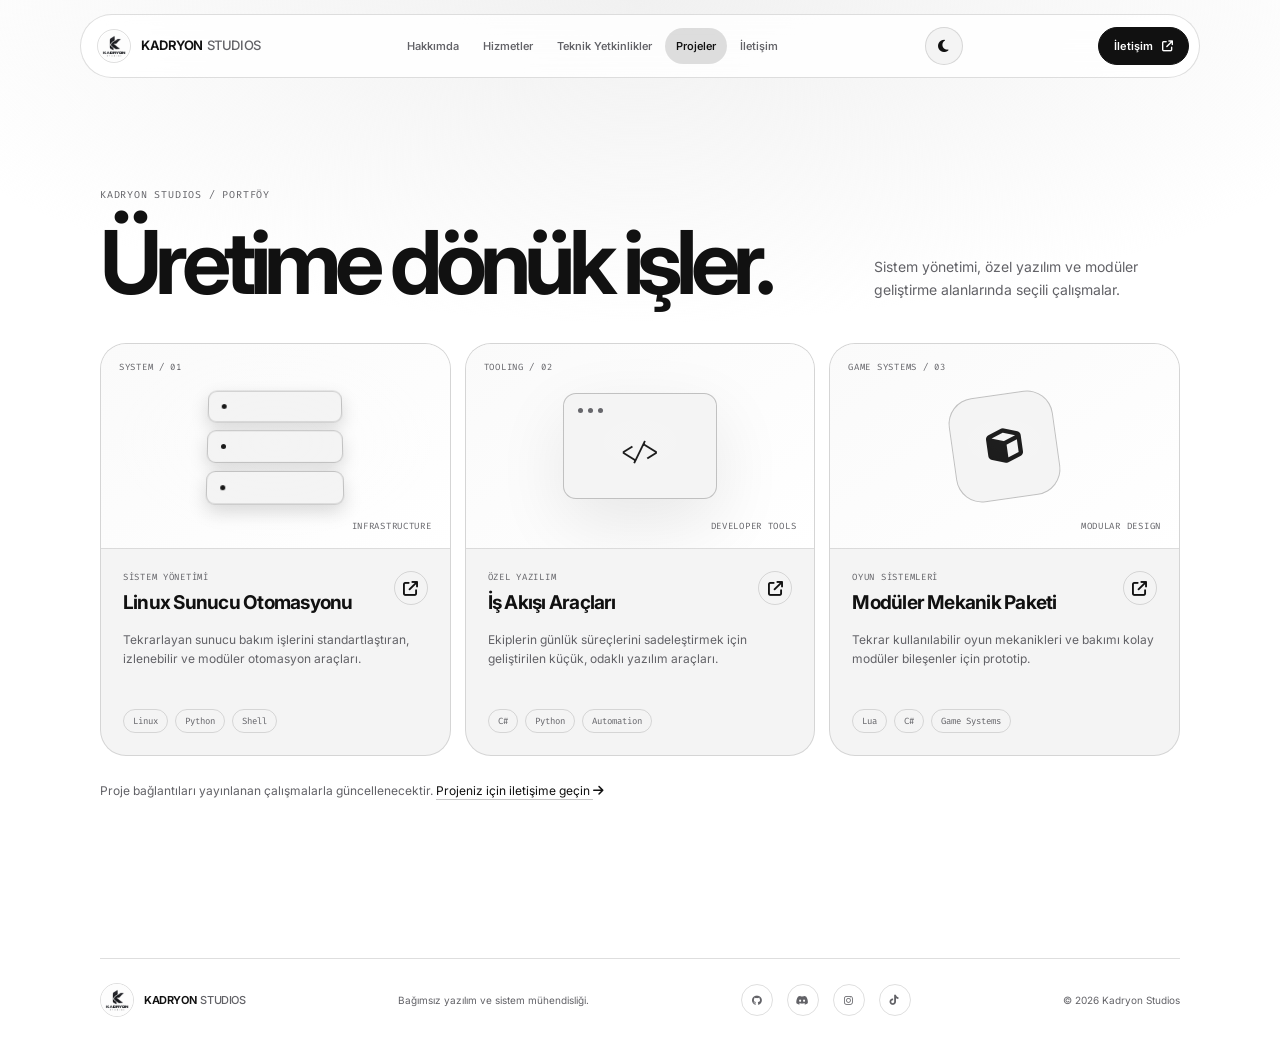
<file: portfolio.html>
<!doctype html>
<html lang="tr">
<head>
  <meta charset="utf-8">
  <meta name="viewport" content="width=device-width, initial-scale=1">
  <meta name="theme-color" content="#000000">
  <meta name="description" content="Kadryon Studios yazılım, sistem yönetimi, otomasyon ve modüler oyun sistemleri projeleri.">
  <meta name="google-adsense-account" content="ca-pub-2639627449810843">
  <meta name="author" content="Kadryon Studios">
  <meta name="robots" content="index, follow, max-image-preview:large, max-snippet:-1, max-video-preview:-1">
  <title>Projeler — Kadryon Studios</title>
  <link rel="canonical" href="https://kadryon.com.tr/portfolio.html">
  <link rel="icon" type="image/png" href="logo.png">
  <link rel="apple-touch-icon" href="logo_circle.png">
  <meta property="og:type" content="website">
  <meta property="og:site_name" content="Kadryon Studios">
  <meta property="og:locale" content="tr_TR">
  <meta property="og:url" content="https://kadryon.com.tr/portfolio.html">
  <meta property="og:title" content="Projeler — Kadryon Studios">
  <meta property="og:description" content="Kadryon Studios'un yazılım, sistem yönetimi, otomasyon ve modüler sistem çalışmalarını inceleyin.">
  <meta property="og:image" content="https://kadryon.com.tr/logo.png">
  <meta property="og:image:alt" content="Kadryon Studios logosu">
  <meta name="twitter:card" content="summary_large_image">
  <meta name="twitter:title" content="Projeler — Kadryon Studios">
  <meta name="twitter:description" content="Yazılım, sistem yönetimi, otomasyon ve modüler sistem çalışmaları.">
  <meta name="twitter:image" content="https://kadryon.com.tr/logo.png">
  <script type="application/ld+json">
  {
    "@context": "https://schema.org",
    "@type": "CollectionPage",
    "name": "Projeler — Kadryon Studios",
    "description": "Kadryon Studios'un yazılım, sistem yönetimi, otomasyon ve modüler sistem çalışmaları.",
    "url": "https://kadryon.com.tr/portfolio.html",
    "isPartOf": {
      "@type": "WebSite",
      "name": "Kadryon Studios",
      "url": "https://kadryon.com.tr/"
    }
  }
  </script>
  <script>try{document.documentElement.dataset.theme=window.matchMedia('(prefers-color-scheme: light)').matches?'light':'dark'}catch(e){document.documentElement.dataset.theme='dark'}</script>
  <link rel="preconnect" href="https://fonts.googleapis.com">
  <link rel="preconnect" href="https://fonts.gstatic.com" crossorigin>
  <link href="https://fonts.googleapis.com/css2?family=Fira+Code:wght@400;500&family=Inter:wght@400;500;600;700;800&display=swap" rel="stylesheet">
  <link rel="stylesheet" href="https://cdnjs.cloudflare.com/ajax/libs/font-awesome/6.5.2/css/all.min.css" referrerpolicy="no-referrer">
  <link rel="stylesheet" href="style.css">
  <script async src="https://fundingchoicesmessages.google.com/i/pub-2639627449810843?ers=1"></script>
  <script>(function() { function signalGooglefcPresent() { if (!window.frames['googlefcPresent']) { if (document.body) { const iframe = document.createElement('iframe'); iframe.style = 'width: 0; height: 0; border: none; z-index: -1000; left: -1000px; top: -1000px;'; iframe.style.display = 'none'; iframe.name = 'googlefcPresent'; document.body.appendChild(iframe); } else { setTimeout(signalGooglefcPresent, 0); } } } signalGooglefcPresent(); })();</script>
  <script async src="https://pagead2.googlesyndication.com/pagead/js/adsbygoogle.js?client=ca-pub-2639627449810843" crossorigin="anonymous"></script>
  <script src="script.js" defer></script>
</head>
<body>
  <div class="scroll-progress" aria-hidden="true"></div>
  <aside class="ad-slot ad-slot-top" aria-label="Reklam"><ins class="adsbygoogle" style="display:block" data-ad-client="ca-pub-2639627449810843" data-ad-slot="9061058131" data-ad-format="auto" data-full-width-responsive="true"></ins>
    <script>(adsbygoogle = window.adsbygoogle || []).push({});</script></aside>
  <a class="skip-link" href="#main">Ana içeriğe geç</a>
  <header class="site-header">
    <div class="container nav-wrap">
      <a class="brand" href="index.html#top" aria-label="Kadryon Studios ana sayfa"><img class="brand-logo brand-logo-round" src="logo_circle.png" alt="" width="42" height="42"><span>KADRYON <b>STUDIOS</b></span></a>
      <button class="menu-toggle" type="button" aria-expanded="false" aria-controls="primary-nav" aria-label="Menüyü aç"><span></span><span></span></button>
      <nav id="primary-nav" class="primary-nav" aria-label="Ana navigasyon">
        <a href="index.html#hakkimda">Hakkımda</a><a href="index.html#hizmetler">Hizmetler</a><a href="index.html#yetkinlikler">Teknik Yetkinlikler</a><a href="#projeler" aria-current="location">Projeler</a><a href="index.html#iletisim">İletişim</a>
      </nav>
      <button class="theme-toggle" type="button" aria-label="Açık temaya geç" title="Açık temaya geç"><i class="fa-solid fa-sun" aria-hidden="true"></i></button>
      <a class="button button-dark nav-cta" href="index.html#iletisim">İletişim <i class="fa-solid fa-arrow-up-right-from-square" aria-hidden="true"></i></a>
    </div>
  </header>
  <main id="main">
    <section class="section projects portfolio-page" id="projeler">
      <div class="container">
        <div class="section-heading heading-row portfolio-heading">
          <div><p class="eyebrow">KADRYON STUDIOS / PORTFÖY</p><h1>Üretime dönük işler.</h1></div>
          <p class="heading-note">Sistem yönetimi, özel yazılım ve modüler geliştirme alanlarında seçili çalışmalar.</p>
        </div>
        <div class="project-grid">
          <article class="project-card"><div class="project-art art-infra"><div class="art-label">SYSTEM / 01</div><div class="server-stack"><span></span><span></span><span></span></div><div class="art-caption">INFRASTRUCTURE</div></div><div class="project-info"><div class="project-title"><div><p class="eyebrow">SİSTEM YÖNETİMİ</p><h3>Linux Sunucu Otomasyonu</h3></div><a href="https://github.com/kadryonstudios" target="_blank" rel="noopener noreferrer" aria-label="GitHub üzerinde Linux Sunucu Otomasyonu"><i class="fa-solid fa-arrow-up-right-from-square" aria-hidden="true"></i></a></div><p>Tekrarlayan sunucu bakım işlerini standartlaştıran, izlenebilir ve modüler otomasyon araçları.</p><div class="tags"><span>Linux</span><span>Python</span><span>Shell</span></div></div></article>
          <article class="project-card"><div class="project-art art-dev"><div class="art-label">TOOLING / 02</div><div class="code-window"><span></span><span></span><span></span><b>&lt;/&gt;</b></div><div class="art-caption">DEVELOPER TOOLS</div></div><div class="project-info"><div class="project-title"><div><p class="eyebrow">ÖZEL YAZILIM</p><h3>İş Akışı Araçları</h3></div><a href="https://github.com/kadryonstudios" target="_blank" rel="noopener noreferrer" aria-label="GitHub üzerinde İş Akışı Araçları"><i class="fa-solid fa-arrow-up-right-from-square" aria-hidden="true"></i></a></div><p>Ekiplerin günlük süreçlerini sadeleştirmek için geliştirilen küçük, odaklı yazılım araçları.</p><div class="tags"><span>C#</span><span>Python</span><span>Automation</span></div></div></article>
          <article class="project-card"><div class="project-art art-game"><div class="art-label">GAME SYSTEMS / 03</div><div class="grid-cube"><i class="fa-solid fa-cube" aria-hidden="true"></i></div><div class="art-caption">MODULAR DESIGN</div></div><div class="project-info"><div class="project-title"><div><p class="eyebrow">OYUN SİSTEMLERİ</p><h3>Modüler Mekanik Paketi</h3></div><a href="https://github.com/kadryonstudios" target="_blank" rel="noopener noreferrer" aria-label="GitHub üzerinde Modüler Mekanik Paketi"><i class="fa-solid fa-arrow-up-right-from-square" aria-hidden="true"></i></a></div><p>Tekrar kullanılabilir oyun mekanikleri ve bakımı kolay modüler bileşenler için prototip.</p><div class="tags"><span>Lua</span><span>C#</span><span>Game Systems</span></div></div></article>
        </div>
        <p class="portfolio-note">Proje bağlantıları yayınlanan çalışmalarla güncellenecektir. <a href="index.html#iletisim">Projeniz için iletişime geçin <i class="fa-solid fa-arrow-right" aria-hidden="true"></i></a></p>
      </div>
    </section>
  </main>
  <aside class="ad-slot ad-slot-bottom" aria-label="Reklam"><ins class="adsbygoogle" style="display:block" data-ad-client="ca-pub-2639627449810843" data-ad-slot="9061058131" data-ad-format="auto" data-full-width-responsive="true"></ins>
    <script>(adsbygoogle = window.adsbygoogle || []).push({});</script></aside>
  <footer class="site-footer"><div class="container footer-inner"><a class="brand footer-brand" href="index.html#top" aria-label="Kadryon Studios ana sayfa"><img class="brand-logo brand-logo-square" src="logo.png" alt="" width="54" height="54"><span>KADRYON <b>STUDIOS</b></span></a><span>Bağımsız yazılım ve sistem mühendisliği.</span><nav class="footer-socials" aria-label="Sosyal medya"><a href="https://github.com/kadryonstudios" target="_blank" rel="noopener noreferrer" aria-label="GitHub"><i class="fa-brands fa-github" aria-hidden="true"></i></a><a href="https://discord.gg/qzvZFR2Uh6" target="_blank" rel="noopener noreferrer" aria-label="Discord"><i class="fa-brands fa-discord" aria-hidden="true"></i></a><a href="https://www.instagram.com/kadryon/" target="_blank" rel="noopener noreferrer" aria-label="Instagram"><i class="fa-brands fa-instagram" aria-hidden="true"></i></a><a href="https://www.tiktok.com/@kadryonstudio" target="_blank" rel="noopener noreferrer" aria-label="TikTok"><i class="fa-brands fa-tiktok" aria-hidden="true"></i></a></nav><span>© <span id="year">2026</span> Kadryon Studios</span></div></footer>
  <aside class="ad-slot ad-slot-left" aria-label="Reklam"><ins class="adsbygoogle" style="display:block" data-ad-client="ca-pub-2639627449810843" data-ad-slot="6071224870" data-ad-format="auto" data-full-width-responsive="true"></ins>
    <script>(adsbygoogle = window.adsbygoogle || []).push({});</script></aside>
  <aside class="ad-slot ad-slot-right" aria-label="Reklam"><ins class="adsbygoogle" style="display:block" data-ad-client="ca-pub-2639627449810843" data-ad-slot="6071224870" data-ad-format="auto" data-full-width-responsive="true"></ins>
    <script>(adsbygoogle = window.adsbygoogle || []).push({});</script></aside>
</body>
</html>
</file>
<file: style.css>
/* Kadryon Studios — monochrome, editorial engineering system */
:root {
  color-scheme: dark;
  --bg: #000;
  --surface: #111113;
  --surface-raised: #171719;
  --surface-hover: #202022;
  --text: #f5f5f7;
  --muted: #a1a1a6;
  --line: rgba(255,255,255,.13);
  --line-strong: rgba(255,255,255,.22);
  --accent: #fff;
  --nav-bg: rgba(12,12,12,.84);
  --aura: #171717;
  --shadow: 0 24px 70px rgba(0,0,0,.28);
  --sans: Inter, -apple-system, BlinkMacSystemFont, "SF Pro Display", "Segoe UI", sans-serif;
  --mono: "Fira Code", ui-monospace, SFMono-Regular, Consolas, monospace;
  --spring: cubic-bezier(.32,.72,0,1);
  --page-progress: 0;
}
:root[data-theme="light"] {
  color-scheme: light;
  --bg: #fff;
  --surface: #f4f4f4;
  --surface-raised: #fafafa;
  --surface-hover: #eaeaea;
  --text: #111;
  --muted: #626267;
  --line: rgba(0,0,0,.13);
  --line-strong: rgba(0,0,0,.22);
  --accent: #111;
  --nav-bg: rgba(255,255,255,.84);
  --aura: #ededed;
  --shadow: 0 24px 70px rgba(0,0,0,.09);
}
*,*::before,*::after { box-sizing: border-box; }
html { scroll-behavior: smooth; scroll-padding-top: 100px; background: var(--bg); }
body { position: relative; isolation: isolate; min-width: 320px; margin: 0; overflow-x: clip; background: var(--bg); color: var(--text); font-family: var(--sans); font-size: 15px; line-height: 1.65; -webkit-font-smoothing: antialiased; text-rendering: optimizeLegibility; transition: background-color .35s ease,color .35s ease; }
body::before { position: fixed; z-index: 0; inset: 0; pointer-events: none; content: ""; background: radial-gradient(ellipse 80% 46% at 50% 0%,var(--aura),transparent 78%); opacity: .8; }
::selection { color: var(--bg); background: var(--text); }
a { color: inherit; }
button { color: inherit; font: inherit; }
:focus-visible { outline: 3px solid var(--text); outline-offset: 4px; }
img { max-width: 100%; }
[hidden] { display: none !important; }
.container { width: min(1080px,calc(100% - 48px)); margin-inline: auto; }
main,footer { position: relative; z-index: 1; }
.skip-link { position: fixed; z-index: 300; top: 12px; left: 12px; padding: 10px 15px; transform: translateY(-150%); border-radius: 999px; background: var(--text); color: var(--bg); }
.skip-link:focus { transform: none; }
.scroll-progress { position: fixed; z-index: 120; top: 0; left: 0; width: calc(var(--page-progress)*100%); height: 2px; background: var(--text); transform-origin: left; pointer-events: none; }

/* Floating glass navigation */
.site-header { position: fixed; z-index: 100; top: 14px; right: 0; left: 0; width: min(calc(100% - 28px),1120px); margin-inline: auto; border: 1px solid var(--line); border-radius: 999px; background: var(--nav-bg); -webkit-backdrop-filter: blur(20px) saturate(150%); backdrop-filter: blur(20px) saturate(150%); transition: background .3s ease,border-color .3s ease,box-shadow .3s ease; }
.site-header .nav-wrap { width: 100%; max-width: none; margin: 0; }
.site-header.is-scrolled { box-shadow: 0 12px 40px rgba(0,0,0,.14); }
.nav-wrap { display: flex; width: 100%; min-height: 62px; align-items: center; justify-content: space-between; gap: 14px; padding: 8px 10px 8px 16px; }
.brand { display: inline-flex; flex: none; align-items: center; gap: 10px; color: var(--text); text-decoration: none; font-size: 13px; font-weight: 650; letter-spacing: -.035em; white-space: nowrap; }
.brand span { display: inline-flex; gap: 4px; }
.brand b { color: var(--muted); font-weight: 500; }
.brand-logo { display: block; flex: none; object-fit: cover; }
.brand-logo-round { width: 34px; height: 34px; border: 1px solid var(--line); border-radius: 50%; }
.brand-logo-square { width: 46px; height: 46px; border: 1px solid var(--line); border-radius: 14px; }
.primary-nav { display: flex; align-items: center; justify-content: center; gap: 2px; }
.primary-nav a { position: relative; padding: 9px 11px; border-radius: 999px; color: var(--muted); text-decoration: none; font-size: 11px; font-weight: 550; transition: color .2s ease,background .2s ease,transform .25s var(--spring); }
.primary-nav a:hover,.primary-nav a[aria-current="location"] { color: var(--text); background: var(--line); }
.primary-nav a:hover { transform: translateY(-1px); }
.theme-toggle,.menu-toggle { display: grid; width: 38px; height: 38px; flex: none; place-items: center; border: 1px solid var(--line); border-radius: 50%; background: var(--surface); color: var(--text); cursor: pointer; transition: transform .25s var(--spring),background .2s ease,border-color .2s ease; }
.theme-toggle { font-size: 14px; }
.theme-toggle:hover { transform: rotate(12deg); background: var(--surface-hover); }
.menu-toggle { display: none; position: relative; z-index: 125; padding: 0; }
.menu-toggle span { position: absolute; width: 15px; height: 1.5px; border-radius: 2px; background: currentColor; transition: transform .3s var(--spring),top .3s var(--spring); }
.menu-toggle span:first-child { top: 14px; }
.menu-toggle span:last-child { top: 21px; }
.menu-toggle[aria-expanded="true"] span:first-child { top: 18px; transform: rotate(45deg); }
.menu-toggle[aria-expanded="true"] span:last-child { top: 18px; transform: rotate(-45deg); }
.button { display: inline-flex; min-height: 44px; align-items: center; justify-content: center; gap: 9px; padding: 0 19px; border: 1px solid transparent; border-radius: 999px; font-size: 12px; font-weight: 600; line-height: 1; text-decoration: none; transition: transform .25s var(--spring),background .2s ease,color .2s ease,border-color .2s ease; }
.button:hover { transform: translateY(-2px); }
.button:active { transform: scale(.97); }
.button-dark { border-color: var(--text); background: var(--text); color: var(--bg); }
.button-dark:hover { border-color: var(--muted); background: var(--muted); }
.button-outline { border-color: var(--line-strong); background: var(--surface); color: var(--text); }
.button-outline:hover { border-color: var(--text); background: var(--surface-hover); }
.nav-cta { min-height: 38px; padding-inline: 15px; font-size: 11px; }

/* Shared section language */
.section { padding: 100px 0; scroll-margin-top: 90px; }
.eyebrow { display: flex; align-items: center; gap: 9px; margin: 0 0 17px; color: var(--muted); font: 10px/1.4 var(--mono); letter-spacing: .08em; text-transform: uppercase; }
.status-dot { width: 7px; height: 7px; flex: none; border-radius: 50%; background: var(--text); box-shadow: 0 0 0 4px var(--line); }
.section-heading h2,.skills-intro h2,.contact-copy h2 { max-width: 720px; margin: 0; font-size: clamp(38px,6vw,72px); font-weight: 650; line-height: .99; letter-spacing: -.065em; }
.heading-row { display: flex; align-items: end; justify-content: space-between; gap: 36px; margin-bottom: 42px; }
.heading-note { max-width: 310px; margin: 0 0 4px; color: var(--muted); font-size: 14px; }

/* Home hero: quiet, oversized, editorial */
.hero { position: relative; display: flex; min-height: min(920px,100svh); flex-direction: column; justify-content: center; padding: 122px 0 46px; }
.hero-grid { display: flex; width: min(950px,calc(100% - 48px)); flex-direction: column; align-items: center; gap: 18px; text-align: center; }
.hero-copy { display: flex; max-width: 920px; flex-direction: column; align-items: center; }
.hero-copy .eyebrow { justify-content: center; margin-bottom: 25px; }
.hero h1,.portfolio-heading h1 { max-width: 13ch; margin: 0 auto 22px; font-size: clamp(46px,8.2vw,106px); font-weight: 680; line-height: .98; letter-spacing: -.075em; }
.hero h1 span { display: block; color: var(--muted); }
.hero-lead { max-width: 47ch; margin: 0 auto; color: var(--muted); font-size: clamp(16px,2vw,20px); line-height: 1.6; }
.hero-actions { display: flex; flex-wrap: wrap; justify-content: center; gap: 10px; margin-top: 27px; }
.hero-actions .button { min-height: 48px; padding-inline: 23px; font-size: 13px; }
.hero-meta { display: flex; flex-wrap: wrap; align-items: center; justify-content: center; gap: 13px; margin-top: 23px; color: var(--muted); font: 10px var(--mono); }
.hero-meta span:first-child { display: inline-flex; align-items: center; gap: 7px; }
.meta-divider { width: 1px; height: 13px; background: var(--line-strong); }
.hero-visual { position: relative; }
.hero-logo-card { display: flex; width: 100%; flex-direction: column; align-items: center; order: -1; border: 0; background: transparent; }
.visual-top,.visual-bottom { display: none; }
.hero-logo-stage { position: relative; display: grid; width: 152px; height: 152px; place-items: center; }
.hero-logo { position: relative; z-index: 1; display: block; width: 126px; height: 126px; border: 1px solid var(--line); border-radius: 50%; object-fit: cover; box-shadow: var(--shadow); animation: logo-enter .85s var(--spring) both; }
.logo-orbit { position: absolute; inset: 0; border: 1px solid var(--line); border-radius: 50%; animation: orbit-enter 1s var(--spring) both; }
.orbit-two { inset: 12px; opacity: .55; animation-delay: .08s; }
@keyframes logo-enter { from { opacity: 0; transform: scale(.88) translateY(12px); } to { opacity: 1; transform: none; } }
@keyframes orbit-enter { from { opacity: 0; transform: scale(.8); } to { opacity: .7; transform: none; } }
.hero-foot { display: flex; width: min(950px,calc(100% - 48px)); justify-content: space-between; gap: 16px; margin-top: auto; padding-top: 27px; border-top: 1px solid var(--line); color: var(--muted); font: 9px var(--mono); letter-spacing: .06em; }

/* About */
.about { border-top: 1px solid var(--line); }
.about-layout { display: grid; grid-template-columns: minmax(0,1.2fr) minmax(280px,.72fr); align-items: start; gap: clamp(42px,8vw,110px); }
.about-copy .section-heading h2 { max-width: 670px; }
.about-body { max-width: 660px; padding-top: 24px; color: var(--muted); }
.about-body p { margin: 0 0 15px; }
.about-body .large-copy { color: var(--text); font-size: 17px; line-height: 1.8; }
.large-copy strong { color: var(--text); font-weight: 650; }
.about-signature { display: flex; align-items: center; gap: 12px; margin-top: 26px; color: var(--text); }
.signature-mark { display: grid; width: 42px; height: 42px; place-items: center; border: 1px solid var(--line); border-radius: 50%; color: var(--text); font: 11px var(--mono); }
.about-signature span:last-child { display: grid; gap: 1px; }
.about-signature small { color: var(--muted); font-size: 11px; }
.about-profile-link { display: flex; width: fit-content; margin: 28px 0 0; clear: both; }
.about-summary { padding: 26px; border: 1px solid var(--line); border-radius: 26px; background: var(--surface); }
.about-summary .eyebrow { margin-bottom: 7px; }
.summary-row { display: grid; gap: 5px; padding: 18px 0; border-bottom: 1px solid var(--line); }
.summary-row span { color: var(--muted); font: 9px var(--mono); letter-spacing: .07em; }
.summary-row b { font-size: 14px; font-weight: 550; }
.summary-foot { display: flex; align-items: center; gap: 9px; padding-top: 18px; color: var(--muted); font-size: 11px; }
.summary-foot i { color: var(--text); }

/* Service bento tiles */
.services { border-top: 1px solid var(--line); }
.service-grid { display: grid; grid-template-columns: repeat(4,minmax(0,1fr)); gap: 13px; }
.service-card { position: relative; display: flex; min-height: 255px; flex-direction: column; align-items: flex-start; padding: 24px; overflow: hidden; border: 1px solid var(--line); border-radius: 25px; background: var(--surface); transition: transform .45s var(--spring),background .3s ease,border-color .3s ease; }
.service-card:hover { transform: translateY(-5px); border-color: var(--line-strong); background: var(--surface-raised); }
.card-index { align-self: flex-end; color: var(--muted); font: 10px var(--mono); }
.service-icon { display: grid; width: 42px; height: 42px; place-items: center; margin: 18px 0 24px; border: 1px solid var(--line); border-radius: 14px; color: var(--text); font-size: 15px; }
.service-card h3 { max-width: 17ch; margin: 0 0 9px; font-size: 18px; font-weight: 600; line-height: 1.2; letter-spacing: -.04em; }
.service-card p { margin: 0; color: var(--muted); font-size: 12px; line-height: 1.65; }
.service-card>a { display: grid; width: 30px; height: 30px; place-items: center; align-self: flex-end; margin-top: auto; padding-top: 10px; color: var(--text); text-decoration: none; transition: transform .25s var(--spring); }
.service-card>a:hover { transform: translateX(4px); }

/* Skills */
.skills { border-top: 1px solid var(--line); }
.skills-layout { display: grid; grid-template-columns: minmax(260px,.8fr) minmax(400px,1.2fr); align-items: start; gap: clamp(50px,10vw,140px); }
.skills-intro h2 { font-size: clamp(44px,6vw,76px); }
.skills-intro>p:not(.eyebrow) { max-width: 38ch; margin: 22px 0 0; color: var(--muted); }
.skill-note { display: flex; align-items: center; gap: 9px; margin-top: 23px; color: var(--muted); font-size: 11px; }
.skill-note i { color: var(--text); }
.skill-list { display: grid; gap: 24px; padding-top: 8px; }
.skill-item>div:first-child { display: flex; justify-content: space-between; gap: 20px; margin-bottom: 9px; font-size: 12px; font-weight: 550; }
.skill-item>div:first-child span:last-child { color: var(--muted); font: 11px var(--mono); }
.progress { height: 5px; overflow: hidden; border-radius: 999px; background: var(--line); }
.progress span { display: block; width: 0; height: 100%; border-radius: inherit; background: var(--text); transition: width 1.05s var(--spring); }
@supports (animation-timeline: view()) {
  .progress span { animation: skill-fill linear both; animation-timeline: view(); animation-range: entry 0% entry 90%; }
  @keyframes skill-fill { from { width: 0; } to { width: var(--level); } }
}

/* Portfolio tiles */
.portfolio-page { min-height: 75vh; padding-top: 160px; }
.portfolio-heading { align-items: end; margin-bottom: 38px; }
.portfolio-heading h1 { max-width: 12ch; margin: 0; font-size: clamp(48px,8vw,88px); }
.portfolio-heading .heading-note { max-width: 34ch; }
.project-grid { display: grid; grid-template-columns: repeat(3,minmax(0,1fr)); gap: 14px; }
.project-card { overflow: hidden; border: 1px solid var(--line); border-radius: 26px; background: var(--surface); transition: transform .45s var(--spring),border-color .3s ease,background .3s ease; }
.project-card:hover { transform: translateY(-5px); border-color: var(--line-strong); background: var(--surface-raised); }
.project-art { position: relative; display: grid; height: 205px; place-items: center; overflow: hidden; border-bottom: 1px solid var(--line); background: linear-gradient(145deg,var(--surface-raised),var(--bg)); color: var(--text); }
.project-art::after { position: absolute; inset: 0; content: ""; pointer-events: none; background: radial-gradient(ellipse at 50% 48%,rgba(255,255,255,.06),transparent 65%); }
.art-label,.art-caption { position: absolute; z-index: 1; color: var(--muted); font: 9px var(--mono); letter-spacing: .08em; }
.art-label { top: 17px; left: 18px; }
.art-caption { right: 18px; bottom: 16px; }
.server-stack { position: relative; display: grid; width: 136px; gap: 8px; transform: perspective(400px) rotateX(8deg); }
.server-stack span { height: 33px; border: 1px solid var(--line-strong); border-radius: 9px; background: var(--surface); box-shadow: 0 7px 18px rgba(0,0,0,.15); }
.server-stack span::after { display: block; width: 5px; height: 5px; margin: 13px 0 0 13px; border-radius: 50%; background: var(--text); content: ""; }
.code-window { position: relative; display: flex; width: 154px; height: 106px; align-items: flex-start; gap: 5px; padding: 14px; border: 1px solid var(--line-strong); border-radius: 13px; background: var(--surface); box-shadow: var(--shadow); }
.code-window span { width: 5px; height: 5px; border-radius: 50%; background: var(--muted); }
.code-window b { position: absolute; top: 42px; left: 0; width: 100%; color: var(--text); font: 24px var(--mono); text-align: center; }
.grid-cube { display: grid; width: 105px; height: 105px; place-items: center; border: 1px solid var(--line-strong); border-radius: 26px; background: var(--surface); color: var(--text); font-size: 35px; transform: rotate(-8deg); transition: transform .45s var(--spring); }
.project-card:hover .grid-cube { transform: rotate(0) scale(1.04); }
.project-info { padding: 22px; }
.project-title { display: flex; align-items: flex-start; justify-content: space-between; gap: 14px; }
.project-title .eyebrow { margin-bottom: 8px; font-size: 9px; }
.project-title h3 { margin: 0; font-size: 19px; line-height: 1.2; letter-spacing: -.04em; }
.project-title>a { display: grid; width: 34px; height: 34px; flex: none; place-items: center; border: 1px solid var(--line); border-radius: 50%; color: var(--text); text-decoration: none; transition: background .2s ease,transform .25s var(--spring); }
.project-title>a:hover { transform: translate(2px,-2px); background: var(--surface-hover); }
.project-info>p { min-height: 61px; margin: 15px 0 18px; color: var(--muted); font-size: 12px; }
.tags,.profile-tags { display: flex; flex-wrap: wrap; gap: 7px; }
.tags span,.profile-tags span { padding: 5px 9px; border: 1px solid var(--line); border-radius: 999px; color: var(--muted); font: 9px var(--mono); }
.portfolio-note { margin: 25px 0 0; color: var(--muted); font-size: 12px; }
.portfolio-note a { color: var(--text); text-decoration-color: var(--line-strong); text-underline-offset: 4px; }

/* Contact and footer */
.contact { border-top: 1px solid var(--line); }
.contact-layout { display: grid; grid-template-columns: minmax(0,1fr) minmax(280px,.72fr); align-items: start; gap: clamp(48px,10vw,130px); }
.contact-copy h2 { max-width: 590px; }
.contact-copy>p:not(.eyebrow) { max-width: 42ch; margin: 20px 0; color: var(--muted); }
.email-link { display: inline-flex; align-items: center; gap: 9px; color: var(--text); font-size: 15px; text-decoration-color: var(--line-strong); text-underline-offset: 5px; }
.contact-details { overflow: hidden; border: 1px solid var(--line); border-radius: 25px; background: var(--surface); }
.contact-row { display: flex; min-height: 78px; align-items: center; gap: 13px; padding: 14px 18px; color: var(--text); text-decoration: none; transition: background .25s ease; }
a.contact-row:hover { background: var(--surface-hover); }
.contact-row+.contact-row { border-top: 1px solid var(--line); }
.contact-icon { display: grid; width: 36px; height: 36px; flex: none; place-items: center; border: 1px solid var(--line); border-radius: 50%; color: var(--text); }
.contact-row>span:nth-child(2) { display: grid; min-width: 0; gap: 2px; }
.contact-row small { color: var(--muted); font: 9px var(--mono); letter-spacing: .07em; }
.contact-row b { font-size: 12px; font-weight: 550; }
.row-arrow { margin-left: auto; color: var(--muted); font-size: 11px; }
.site-footer { padding: 30px 0 38px; }
.footer-inner { display: flex; align-items: center; justify-content: space-between; gap: 16px 28px; padding-top: 24px; border-top: 1px solid var(--line); color: var(--muted); font-size: 10px; }
.footer-brand { color: var(--text); font-size: 11px; }
.footer-socials { display: flex; align-items: center; gap: 14px; }
.footer-socials a { display: grid; width: 32px; height: 32px; place-items: center; border: 1px solid var(--line); border-radius: 50%; color: var(--muted); text-decoration: none; transition: color .2s ease,border-color .2s ease,background .2s ease; }
.footer-socials a:hover { border-color: var(--line-strong); background: var(--surface); color: var(--text); }
.footer-brand .brand-logo { width: 34px; height: 34px; border-radius: 50%; }

/* Profile page */
.profile-page { padding-top: 122px; }
.profile-hero { padding: 50px 0 38px; border-bottom: 1px solid var(--line); }
.profile-hero>.container>.eyebrow { margin-bottom: 26px; }
.profile-hero-row { display: flex; align-items: end; justify-content: space-between; gap: 28px; }
.profile-heading h1 { margin: 18px 0 5px; font-size: clamp(58px,10vw,112px); font-weight: 670; line-height: .95; letter-spacing: -.075em; }
.profile-identity { display: flex; align-items: center; gap: 12px; color: var(--muted); font: 9px var(--mono); letter-spacing: .06em; }
.profile-identity img { width: 54px; height: 54px; border: 1px solid var(--line); border-radius: 50%; object-fit: cover; }
.profile-role { margin: 0; color: var(--muted); font-size: 16px; }
.language-switch { display: flex; flex: none; gap: 4px; padding: 4px; border: 1px solid var(--line); border-radius: 999px; background: var(--surface); }
.language-button { padding: 9px 13px; border: 0; border-radius: 999px; background: transparent; color: var(--muted); font-size: 11px; cursor: pointer; transition: background .2s ease,color .2s ease; }
.language-button.is-active { background: var(--text); color: var(--bg); }
.profile-links { display: flex; flex-wrap: wrap; gap: 10px 22px; margin-top: 26px; color: var(--muted); font-size: 11px; }
.profile-links a { display: inline-flex; align-items: center; gap: 7px; text-decoration: none; transition: color .2s ease; }
.profile-links a:hover { color: var(--text); }
.profile-content { padding-top: 72px; }
.profile-overview { display: grid; grid-template-columns: .9fr 1.1fr; gap: clamp(35px,8vw,100px); align-items: start; }
.profile-overview h2 { max-width: 570px; margin: 0; font-size: clamp(31px,4.4vw,52px); font-weight: 630; line-height: 1.05; letter-spacing: -.06em; }
.profile-bio { max-width: 620px; margin: 0; color: var(--muted); font-size: 15px; }
.profile-facts { display: grid; grid-template-columns: repeat(3,1fr); margin: 37px 0 66px; border: 1px solid var(--line); border-radius: 22px; background: var(--surface); }
.profile-facts article { display: grid; gap: 6px; padding: 20px 23px; }
.profile-facts article+article { border-left: 1px solid var(--line); }
.profile-facts article span,.profile-block>.eyebrow { color: var(--muted); font: 9px var(--mono); letter-spacing: .07em; }
.profile-facts article b { font-size: 12px; font-weight: 550; }
.profile-columns { display: grid; grid-template-columns: minmax(0,1.25fr) minmax(260px,.75fr); gap: clamp(38px,8vw,100px); }
.profile-block { margin-bottom: 43px; }
.profile-block>.eyebrow { margin: 0 0 12px; }
.profile-block h2 { margin: 0 0 15px; font-size: clamp(22px,3vw,30px); font-weight: 620; line-height: 1.15; letter-spacing: -.045em; }
.timeline-entry { position: relative; display: grid; grid-template-columns: 12px minmax(0,1fr); gap: 13px; padding: 19px 0 20px; border-top: 1px solid var(--line); }
.timeline-marker { width: 8px; height: 8px; margin-top: 7px; border: 1px solid var(--text); border-radius: 50%; }
.timeline-title { display: flex; align-items: baseline; justify-content: space-between; gap: 12px; }
.timeline-title h3 { margin: 0; font-size: 15px; font-weight: 600; letter-spacing: -.025em; }
.timeline-title>span { color: var(--muted); font: 9px var(--mono); white-space: nowrap; }
.timeline-place { margin: 3px 0 10px; color: var(--muted); font-size: 11px; }
.timeline-entry ul { display: grid; gap: 7px; margin: 0; padding-left: 17px; color: var(--muted); font-size: 12px; }
.profile-side { padding-left: 25px; border-left: 1px solid var(--line); }
.profile-muted { margin: 0; color: var(--muted); font-size: 12px; }
.profile-tags { margin-top: 17px; }
.profile-detail { display: flex; justify-content: space-between; gap: 14px; padding: 12px 0; border-top: 1px solid var(--line); font-size: 11px; }
.profile-detail span { color: var(--muted); }
.profile-detail b { text-align: right; font-weight: 550; }
.profile-contact { display: flex; align-items: center; justify-content: space-between; gap: 20px; margin-top: 10px; padding: 22px 24px; border: 1px solid var(--line); border-radius: 22px; background: var(--surface); }
.profile-contact p { margin: 0; color: var(--muted); }

/* Motion system */
.js-motion .reveal { opacity: 0; transform: translateY(22px); filter: blur(4px); transition: opacity .75s var(--spring),transform .75s var(--spring),filter .75s var(--spring); transition-delay: var(--reveal-delay,0ms); }
.js-motion .reveal.is-visible { opacity: 1; transform: none; filter: none; }
.hero-copy>.eyebrow,.hero-copy>h1,.hero-copy>.hero-lead,.hero-copy>.hero-actions,.hero-copy>.hero-meta { animation: rise-in .8s var(--spring) both; }
.hero-copy>.eyebrow { animation-delay: .04s; }
.hero-copy>h1 { animation-delay: .12s; }
.hero-copy>.hero-lead { animation-delay: .2s; }
.hero-copy>.hero-actions { animation-delay: .28s; }
.hero-copy>.hero-meta { animation-delay: .36s; }
.hero-foot { animation: rise-in .8s .42s var(--spring) both; }
@keyframes rise-in { from { opacity: 0; transform: translateY(16px); } to { opacity: 1; transform: none; } }
@media (prefers-reduced-motion: reduce) {
  *,*::before,*::after { scroll-behavior: auto !important; animation-duration: .01ms !important; animation-iteration-count: 1 !important; transition-duration: .01ms !important; }
  .js-motion .reveal { opacity: 1; transform: none; filter: none; }
}

/* Tablet */
@media (max-width: 980px) {
  .container { width: min(100% - 40px,760px); }
  .site-header { width: min(calc(100% - 24px),820px); }
  .nav-wrap { gap: 8px; }
  .primary-nav a { padding-inline: 8px; font-size: 10px; }
  .nav-cta { padding-inline: 12px; }
  .service-grid { grid-template-columns: repeat(2,minmax(0,1fr)); }
  .service-card { min-height: 225px; }
  .about-layout,.contact-layout { grid-template-columns: minmax(0,1fr) minmax(250px,.75fr); gap: 38px; }
  .skills-layout { grid-template-columns: minmax(230px,.75fr) minmax(320px,1.25fr); gap: 45px; }
  .project-grid { grid-template-columns: repeat(2,minmax(0,1fr)); }
  .project-card:last-child { grid-column: 1 / -1; display: grid; grid-template-columns: .8fr 1.2fr; }
  .project-card:last-child .project-art { height: 100%; min-height: 220px; border-right: 1px solid var(--line); border-bottom: 0; }
}

/* Mobile: full-height drawer enters from the right */
@media (max-width: 740px) {
  html { scroll-padding-top: 80px; }
  .container { width: calc(100% - 36px); }
  .site-header { top: 10px; width: calc(100% - 20px); border-radius: 999px; }
  .nav-wrap { min-height: 56px; padding: 7px 8px 7px 13px; }
  .brand { font-size: 12px; }
  .brand-logo-round { width: 31px; height: 31px; }
  .menu-toggle { display: grid; margin-left: auto; }
  .theme-toggle { width: 36px; height: 36px; }
  .nav-cta { display: none; }
  .primary-nav { position: absolute; z-index: 110; top: -10px; right: auto; left: 50%; display: flex; width: 100vw; height: 100vh; height: 100dvh; flex-direction: column; align-items: stretch; justify-content: center; gap: 4px; padding: 94px clamp(28px,10vw,70px) 40px; overflow-y: auto; border: 0; border-radius: 0; background: var(--bg); opacity: 0; visibility: hidden; transform: translate(-50%,0) translateX(100%); transition: transform .48s var(--spring),opacity .3s ease,visibility .48s; }
  .primary-nav.is-open { opacity: 1; visibility: visible; transform: translate(-50%,0); }
  .primary-nav a { padding: 15px 4px; border-bottom: 1px solid var(--line); border-radius: 0; color: var(--text); font-size: clamp(25px,8vw,38px); font-weight: 600; letter-spacing: -.05em; }
  .primary-nav a:hover,.primary-nav a[aria-current="location"] { background: transparent; }
  .primary-nav a::after { display: none; }
  body.menu-open { overflow: hidden; }
  .hero { min-height: min(850px,100svh); padding: 105px 0 31px; }
  .hero-grid,.hero-foot { width: calc(100% - 36px); }
  .hero-grid { gap: 12px; }
  .hero-logo-stage { width: 126px; height: 126px; }
  .hero-logo { width: 104px; height: 104px; }
  .hero h1 { max-width: 12ch; font-size: clamp(42px,10vw,76px); }
  .hero-copy .eyebrow { font-size: 8px; }
  .hero-lead { max-width: 40ch; font-size: 15px; }
  .hero-meta { font-size: 9px; }
  .section { padding: 76px 0; }
  .about-layout,.contact-layout,.skills-layout { grid-template-columns: minmax(0,1fr); gap: 32px; }
  .about-summary { max-width: 600px; }
  .skills-layout { gap: 35px; }
  .skills-intro h2 { font-size: clamp(44px,11vw,68px); }
  .portfolio-page { padding-top: 120px; }
  .portfolio-heading { display: block; }
  .portfolio-heading .heading-note { margin-top: 15px; }
  .project-grid { grid-template-columns: minmax(0,1fr); }
  .project-card:last-child { display: block; grid-column: auto; }
  .project-card:last-child .project-art { height: 205px; min-height: 0; border-right: 0; border-bottom: 1px solid var(--line); }
  .profile-page { padding-top: 95px; }
  .profile-hero { padding: 38px 0 28px; }
  .profile-hero-row { align-items: flex-start; flex-direction: column; }
  .profile-heading h1 { font-size: clamp(57px,15vw,92px); }
  .profile-links { gap: 12px 17px; }
  .profile-content { padding-top: 50px; }
  .profile-overview,.profile-columns { grid-template-columns: minmax(0,1fr); gap: 28px; }
  .profile-facts { margin: 30px 0 48px; }
  .profile-facts article { padding: 15px 12px; }
  .profile-facts article b { font-size: 10px; }
  .profile-side { padding: 28px 0 0; border-top: 1px solid var(--line); border-left: 0; }
  .profile-contact { align-items: flex-start; flex-direction: column; }
  .footer-inner { flex-wrap: wrap; }
}
@media (max-width: 480px) {
  .container { width: calc(100% - 32px); }
  .hero { min-height: max(690px,100svh); }
  .hero-grid,.hero-foot { width: calc(100% - 32px); }
  .hero h1 { font-size: clamp(40px,11.5vw,58px); }
  .hero-actions { display: grid; width: 100%; grid-template-columns: 1fr; }
  .hero-actions .button { width: 100%; }
  .hero-foot { font-size: 8px; }
  .section { padding: 64px 0; }
  .section-heading h2,.contact-copy h2 { font-size: clamp(37px,10vw,49px); }
  .about-body { font-size: 14px; }
  .about-body .large-copy { font-size: 15px; }
  .service-grid { grid-template-columns: minmax(0,1fr); }
  .service-card { min-height: 210px; }
  .project-art { height: 190px; }
  .profile-overview h2 { font-size: 34px; }
  .profile-facts { grid-template-columns: minmax(0,1fr); }
  .profile-facts article+article { border-top: 1px solid var(--line); border-left: 0; }
  .timeline-title { align-items: flex-start; flex-direction: column; gap: 3px; }
  .footer-inner>span:nth-child(2) { display: none; }
  .footer-inner>span:last-child { width: 100%; }
}

/* Google AdSense placements */
.ad-slot { position: relative; z-index: 2; display: block; overflow: hidden; background: transparent; }
.ad-slot ins.adsbygoogle[data-ad-status="unfilled"] { display: none !important; }
.ad-slot-top,.ad-slot-bottom { width: min(100% - 48px, 728px); margin: 14px auto; }
.ad-slot-left,.ad-slot-right { position: fixed; z-index: 40; top: 50%; width: 120px; transform: translateY(-50%); }
.ad-slot-left { left: 8px; }
.ad-slot-right { right: 8px; }
@media (max-width: 1400px) { .ad-slot-left,.ad-slot-right { display: none; } }
@media (max-width: 600px) { .ad-slot-top,.ad-slot-bottom { width: calc(100% - 28px); margin: 10px auto; } }
</file>
